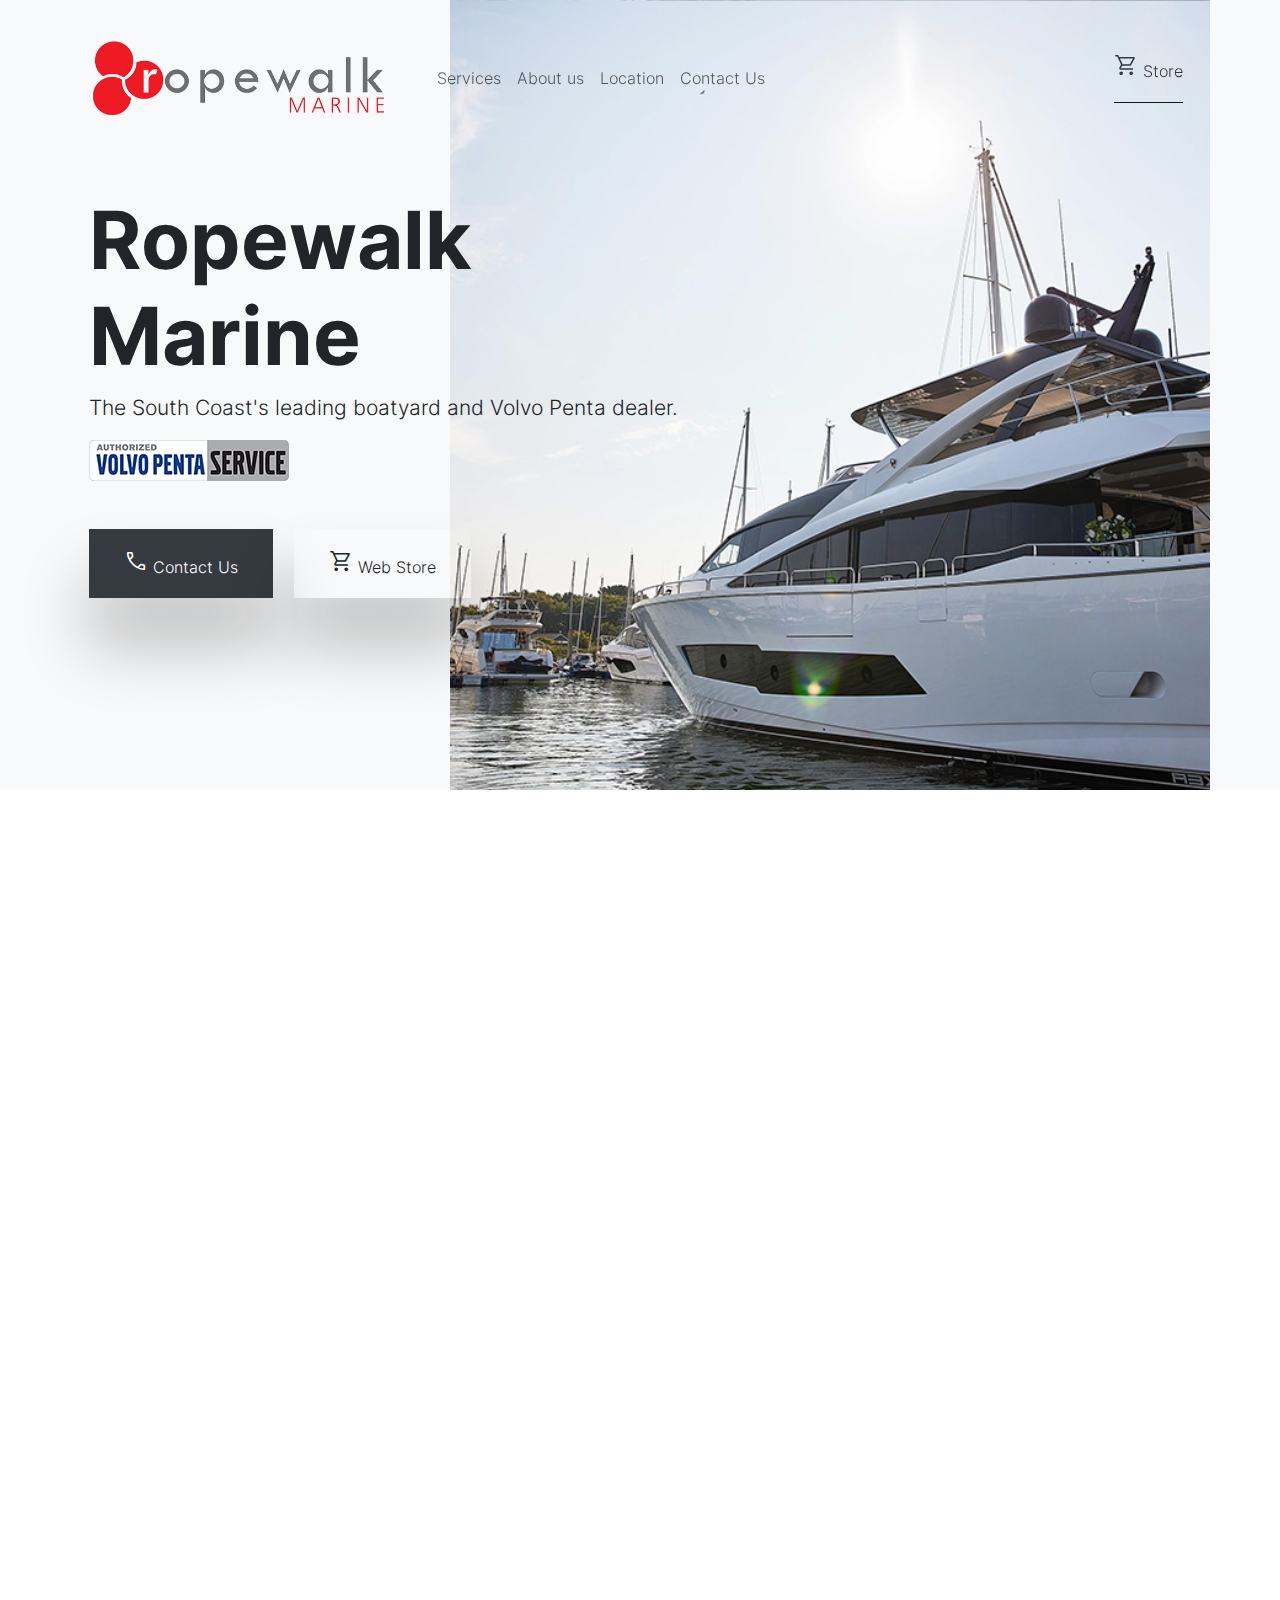
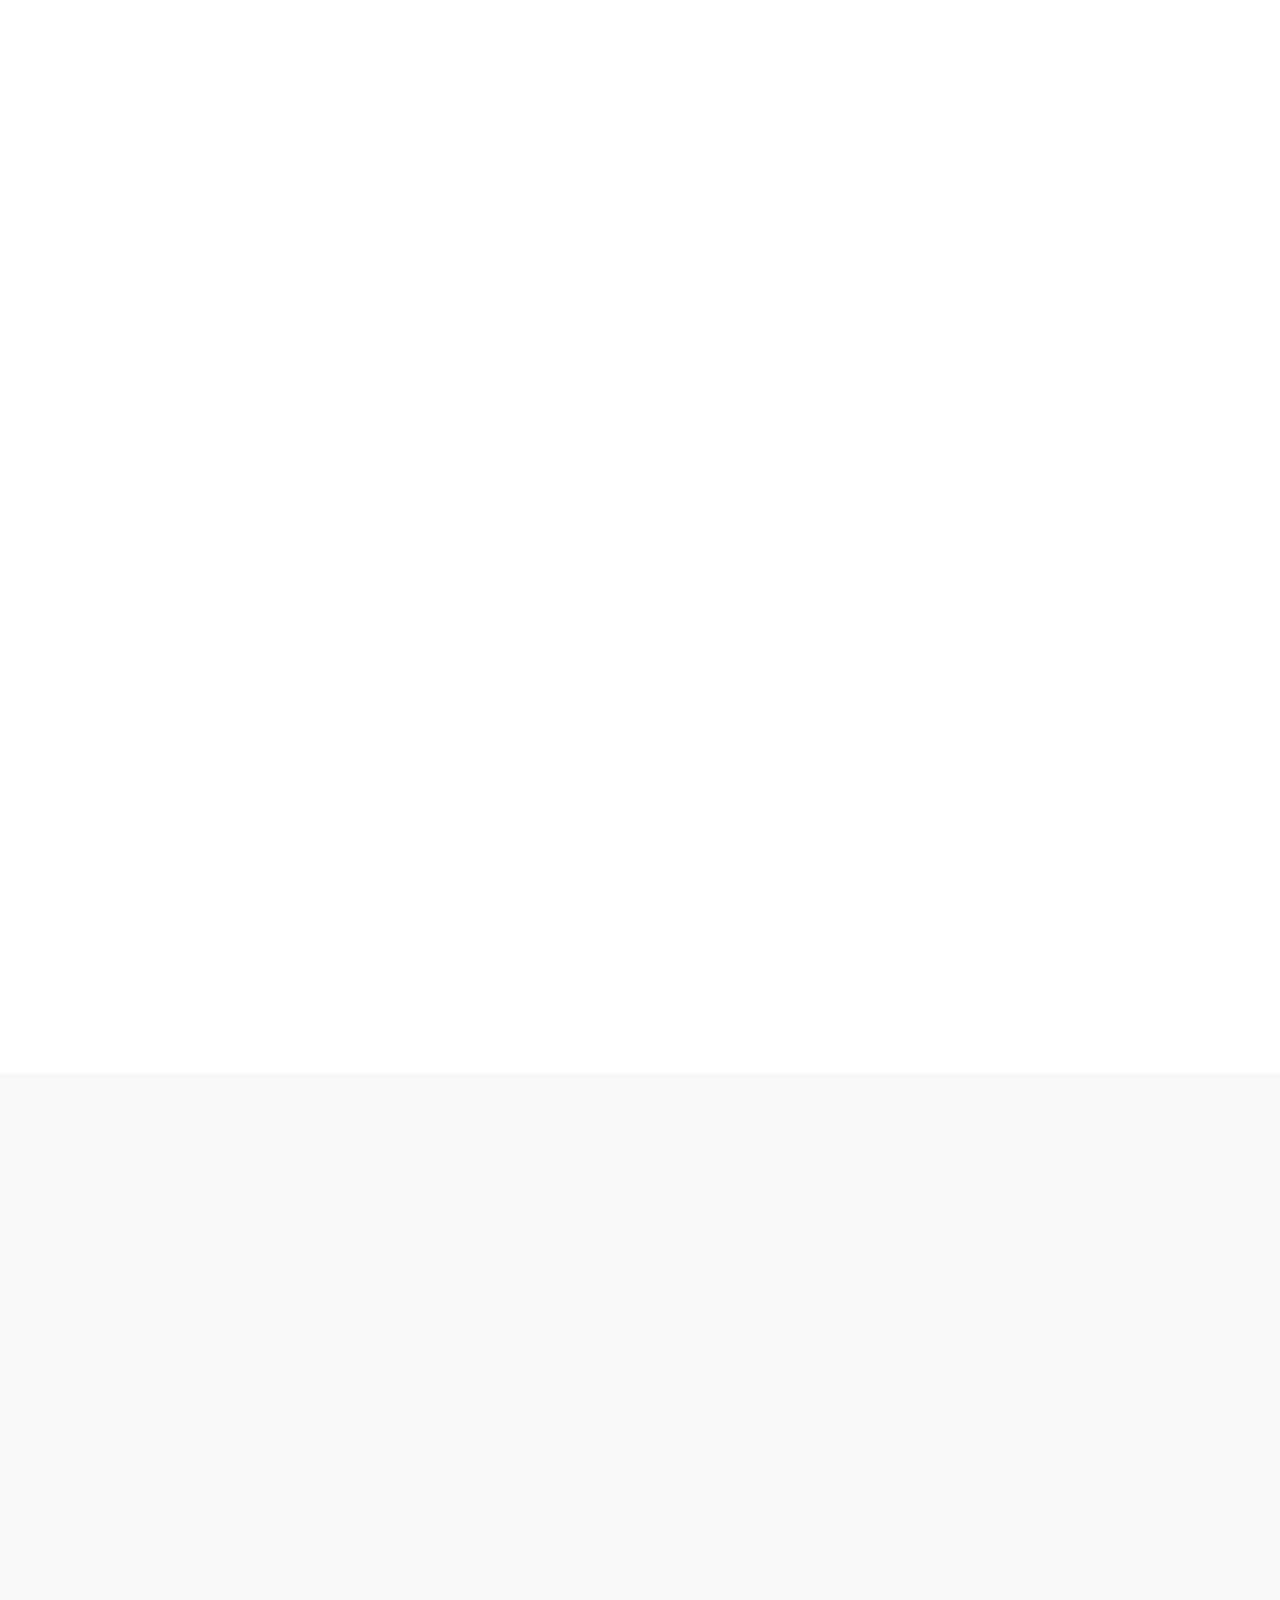
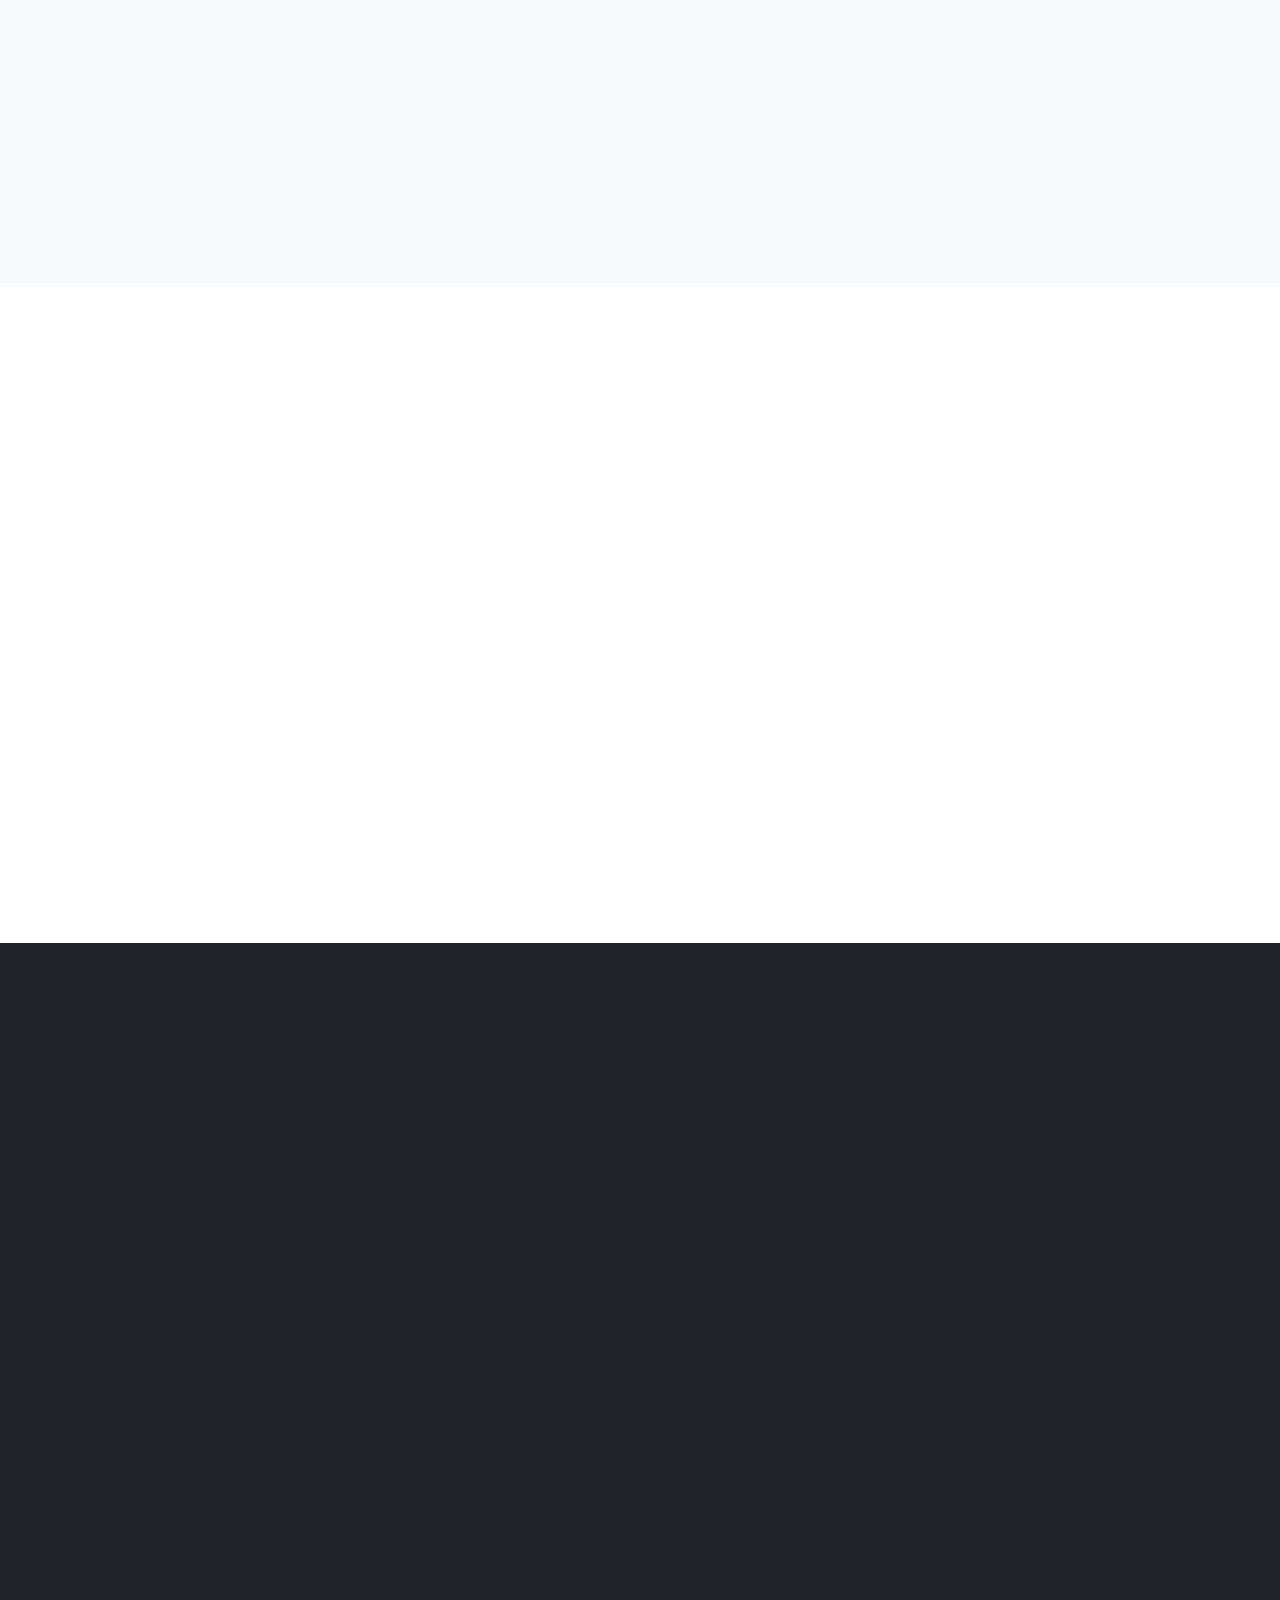
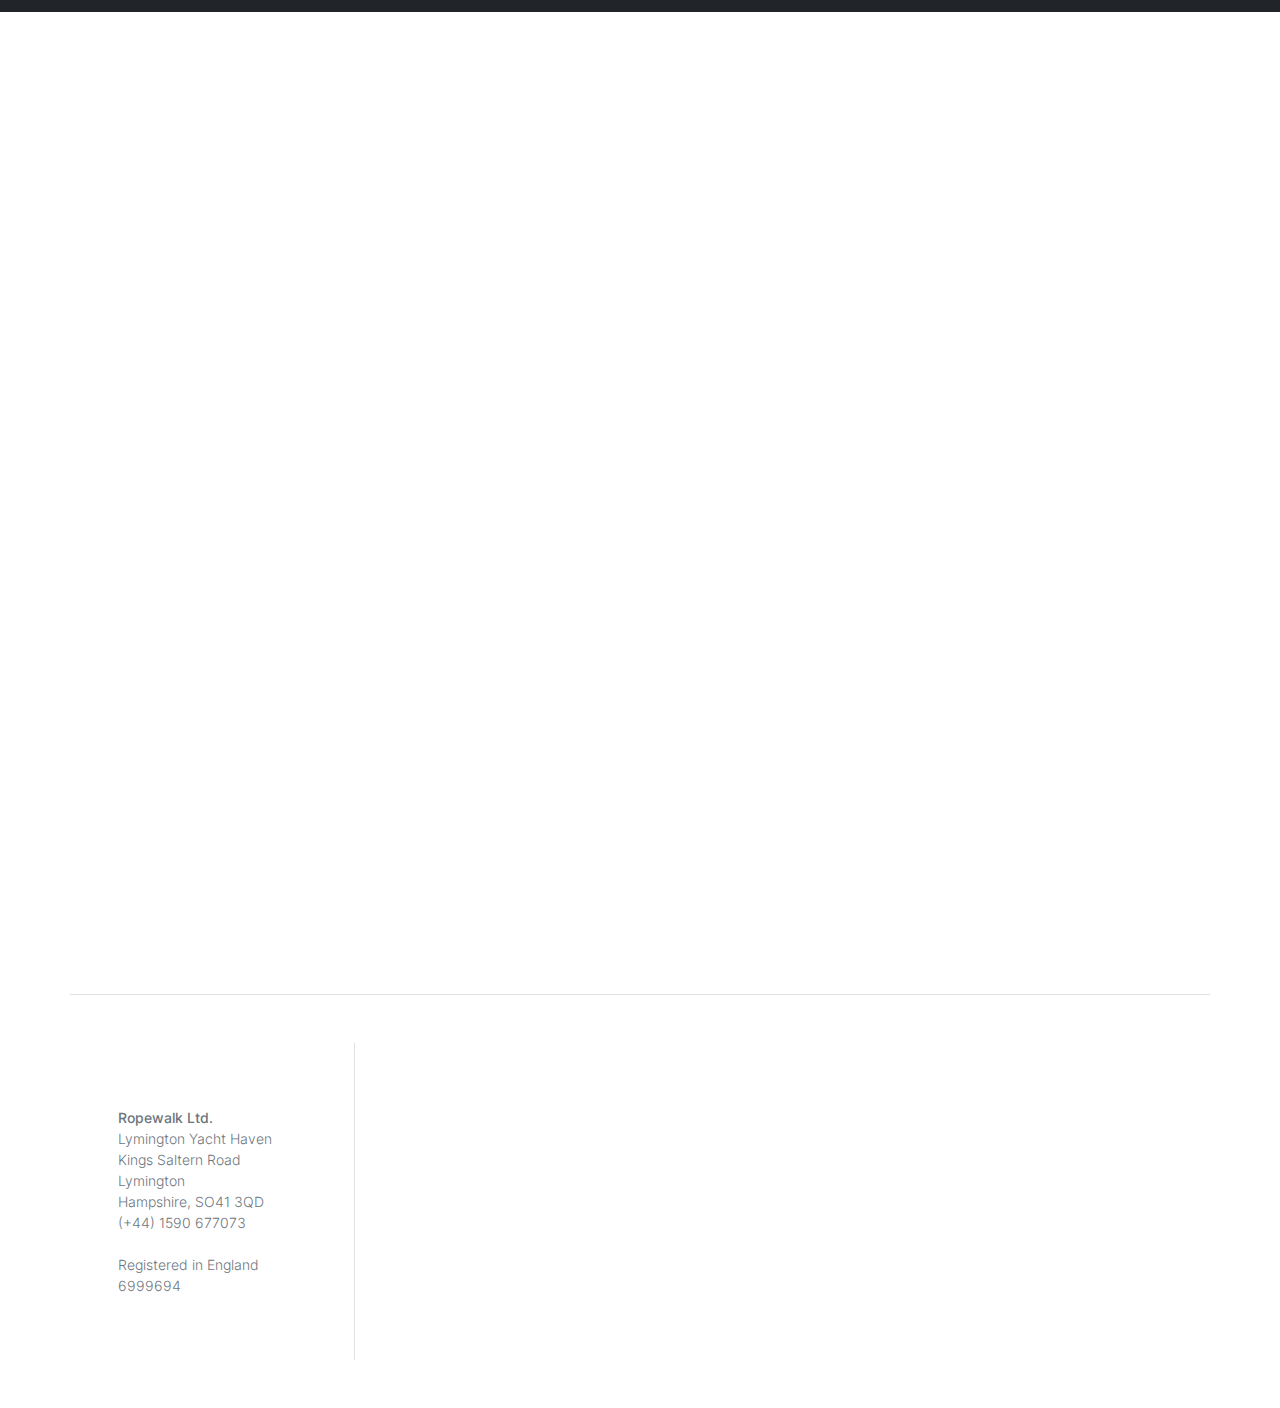
<file: index.html>
<!DOCTYPE html>
<html class="h-100" lang="en">
  <head>
    <meta charset="utf-8" />
    <meta
      name="viewport"
      content="width=device-width,initial-scale=1,shrink-to-fit=no"
    />
    <meta
      name="description"
      content="Based in the UK, we're the south coast's leading Volvo Penta supplier."
    />
    <link
      rel="apple-touch-icon"
      sizes="180x180"
      href="img/apple-touch-icon.png"
    />
    <link
      rel="icon"
      type="image/png"
      sizes="32x32"
      href="img/favicon-32x32.png"
    />
    <link
      rel="icon"
      type="image/png"
      sizes="16x16"
      href="img/favicon-16x16.png"
    />
    <link rel="icon" type="image/png" sizes="96x96" href="img/favicon.png" />
    <link rel="stylesheet" href="https://fonts.googleapis.com/css2?family=Material+Symbols+Outlined:opsz,wght,FILL,GRAD@20..48,100..700,0..1,-50..200" />    
    <meta name="generator" content="Eleventy v2.0.0" />
    <meta name="HandheldFriendly" content="true" />
    <title>Ropewalk Marine</title>
    <link rel="stylesheet" href="css/theme.min.css" />
    <style>
      /* inter-300 - latin */
      @font-face {
        font-family: "Inter";
        font-style: normal;
        font-weight: 300;
        font-display: swap;
        src: local(""), url("./fonts/inter-v12-latin-300.woff2") format("woff2"),
          /* Chrome 26+, Opera 23+, Firefox 39+ */
            url("./fonts/inter-v12-latin-300.woff") format("woff"); /* Chrome 6+, Firefox 3.6+, IE 9+, Safari 5.1+ */
      }

      @font-face {
        font-family: "Inter";
        font-style: normal;
        font-weight: 500;
        font-display: swap;
        src: local(""), url("./fonts/inter-v12-latin-500.woff2") format("woff2"),
          /* Chrome 26+, Opera 23+, Firefox 39+ */
            url("./fonts/inter-v12-latin-500.woff") format("woff"); /* Chrome 6+, Firefox 3.6+, IE 9+, Safari 5.1+ */
      }
      @font-face {
        font-family: "Inter";
        font-style: normal;
        font-weight: 700;
        font-display: swap;
        src: local(""), url("./fonts/inter-v12-latin-700.woff2") format("woff2"),
          /* Chrome 26+, Opera 23+, Firefox 39+ */
            url("./fonts/inter-v12-latin-700.woff") format("woff"); /* Chrome 6+, Firefox 3.6+, IE 9+, Safari 5.1+ */
      }
      .material-symbols-outlined {
        font-variation-settings:
        'FILL' 0,
        'wght' 400,
        'GRAD' 0,
        'opsz' 48
      }

      .volvo{
        margin-right: 20px;
        content: url("img/img-volvo.png");
      }


      .volvo-bg{        
        background-repeat: no-repeat;
        background-position: 50% 50%;        
      } 

      .volvo-bg-marine-repair{
        background-image: url("img/img-service-works.jpg");    
        height: 400px;      
      } 

      .volvo-bg-engine-sales{
        background-image: url("img/img-engine-sales.png");    
        height: 400px;   
      }

      .volvo-bg-leading-stockist{
        background-image: url("img/img-leading-stockist.png");    
        height: 20rem;
      }

      .volvo-bg-oil-analysis{
        background-image: url("img/img-oil-analysis.jpg");    
        height: 20rem;
      }


    </style>
  </head>

  <body data-bs-spy="scroll" data-bs-target="#navScroll">
    <nav
      id="navScroll"
      class="navbar navbar-expand-lg navbar-light fixed-top"
      tabindex="0"
    >
      <div class="container">
        <a class="navbar-brand pe-4 fs-4" href="#home">
          <img
          src="img/logo.png"
          alt="Ropewalk Marina"
          width="300"
        />
        </a>

        <button
          class="navbar-toggler"
          type="button"
          data-bs-toggle="collapse"
          data-bs-target="#navbarSupportedContent"
          aria-controls="navbarSupportedContent"
          aria-expanded="false"
          aria-label="Toggle navigation"
        >
          <span class="navbar-toggler-icon"></span>
        </button>
        <div class="collapse navbar-collapse" id="navbarSupportedContent">
          <ul class="navbar-nav me-auto mb-2 mb-lg-0">
            <li class="nav-item">
              <a
                class="nav-link"
                href="#services"
                aria-label="Brings you to the frontpage"
              >
                Services
              </a>
            </li>
            <li class="nav-item">
              <a class="nav-link" href="#aboutus"> About us </a>
            </li>
            <li class="nav-item">
              <a class="nav-link" href="#location">Location</a>
            </li>
            <li class="nav-item">
              <a class="nav-link" href="#contactus">Contact Us</a>
            </li>
          </ul>
          <a
            href="https://www.volvopenta.com/shop/529536"
            target="_blank"
            rel="noopener"
            class="link-dark pb-1 link-fancy me-2"
          >
          <p>            
            <i class="inline-icon material-symbols-outlined">
              shopping_cart
            </i>
            Store
          </p>
          </a>
        </div>

      </div>
    </nav>

    <main>
      <div class="w-100 overflow-hidden bg-gray-100" id="top">
        <div class="container position-relative">
          <div
            class="col-12 col-lg-8 mt-0 h-100 position-absolute top-0 end-0 bg-cover"
            data-aos="fade-left"
            style="background-image: url(img/img-home.jpg)"
          ></div>
          <div class="row">
            <div
              class="col-lg-7 py-vh-6 position-relative"
              data-aos="fade-right"
              id="home"
            >
              <h1 class="display-1 fw-bold mt-5">Ropewalk Marine</h1>
              <p class="lead">
                The South Coast's leading boatyard and Volvo Penta dealer.

              </p>
              <div class="volvo">
              </div>

              <a
                href="#contactus"
                class="btn btn-dark btn-xl shadow me-3 rounded-0 my-5"
                >
                <i class="inline-icon material-symbols-outlined">
                  call
                </i>
                Contact Us</a>

                <a
                href="https://www.volvopenta.com/shop/529536"   
                target="_blank"             
                rel="noopener"
                class="btn btn-secondary btn-xl shadow me-3 rounded-0 my-5"
                >
                <i class="inline-icon material-symbols-outlined">
                  shopping_cart
                </i>
                Web Store</a>

            </div>
        
         
          </div>
        </div>
      </div>

      <div class="py-vh-5 w-100 overflow-hidden" id="services">
        <div class="container">
          <div class="row d-flex justify-content-end">
            <div class="col-lg-8" data-aos="fade-down">
              <h2 class="display-6">
                We're a marine engineering business offering a one stop solution
                for all boat and yacht engine sales, repairs, parts and
                servicing.
              </h2>
            </div>
          </div>
          <div class="row d-flex align-items-center">
            <div
              class="col-md-6 col-lg-4"
              data-aos="fade-up"
              data-aos-delay="200"
            >   
              <h3 class="py-5 border-top border-dark">Marine Repairs</h3>   
                <p>
                  We specialise in service, diagnostics, repairs and overhaul of marine diesels, transmissions and generators.
                </p>
                <div class="volvo-bg volvo-bg-marine-repair rounded-5"></div>
            </div>

            <div
              class="col-md-6 col-lg-4 py-vh-4 pb-0"
              data-aos="fade-up"
              data-aos-delay="400"
            >             
              <h3 class="py-5 border-top border-dark">New Engine sales</h3>
              <p>
                We are an Authorized Volvo Penta Service Dealer specialising in the installation of marine diesels. We hold stock of Volvo Penta engines for the repower of yachts and also specialise in larger repower projects for vessels powered with less than 1000 HP.
              </p>
              <div class="volvo-bg volvo-bg-engine-sales rounded-5"></div>
            </div>
            <div
              class="col-md-6 col-lg-4 py-vh-6 pb-0"
              data-aos="fade-up"
              data-aos-delay="600"
            >            
              <h3 class="py-5 border-top border-dark">Leading Stockist.</h3>
              <p>
                Based on the Western Solent, we hold extensive stock of Volvo Penta Service and Maintenance Spares and also service spares for Yanmar, Beta and other brands. 
                <br><br>
                We also hold what is likely to be the broadest range of anodes on the Western Solent, together with an extensive stock of bronze skin fittings, seacocks and associated fittings. 
                <br><br>
                We stock just over 100,000 items in our stores, across 3900 product lines………………..That is a lot of parts! 
                
                What is more, if we don’t have what you need today we can generally obtain it for tomorrow!
              </p>
              <div class="volvo-bg volvo-bg-leading-stockist rounded-5"></div>
            </div>

            <div
            class="col-md-6 col-lg-4 py-vh-6 pb-0"
            data-aos="fade-up"
            data-aos-delay="800"
          >          
            <h3 class="py-5 border-top border-dark">Fuel Treatment.</h3>
            <p>
              Specialists in the treatment of contaminated fuel, we can assist with even the most extreme problems with dirty marine diesel tanks.
            </p>
          </div>

          <div
          class="col-md-6 col-lg-4 py-vh-6 pb-0"
          data-aos="fade-left"
          data-aos-delay="1000"
        >         
      
          <div class="volvo-bg volvo-bg-oil-analysis rounded-5"></div>
        </div>

          </div>
        </div>
      </div>

      <div class="py-vh-4 bg-gray-100 w-100 overflow-hidden" id="aboutus">
        <div class="container">
          <div class="row d-flex justify-content-between align-items-center">
            <div class="col-lg-6">
              <div class="row gx-5 d-flex">
                <div class="col-md-11">
                  <div
                    class="shadow ratio ratio-16x9 rounded bg-cover bp-center align-self-end"
                    data-aos="fade-right"
                    style="
                      background-image: url(img/img-services-ropewalk1.jpg);
                      --bs-aspect-ratio: 50%;
                    "
                  ></div>
                </div>
                <div class="col-md-5 offset-md-1">
                  <div
                    class="shadow ratio ratio-1x1 rounded bg-cover mt-5 bp-center float-end"
                    data-aos="fade-up"
                    style="
                      background-image: url(img/img-services-ropewalk2.jpg);
                    "
                  ></div>
                </div>
                <div class="col-md-6">
                  <div
                    class="col-12 shadow ratio rounded bg-cover mt-5 bp-center"
                    data-aos="fade-left"
                    style="
                      background-image: url(img/img-services-inspection.jpg);
                      --bs-aspect-ratio: 150%;
                    "
                  ></div>
                </div>
              </div>
            </div>
            <div class="col-lg-4">
              <h3 class="py-5 border-top border-dark" data-aos="fade-left">
                We've been working with Volvo Penta for over 40 years.
              </h3>
              <p data-aos="fade-left" data-aos-delay="200">
                Our engineers have the best knowledge and technical capabilities when it comes to Volvo Penta Products and Services. Our engineers regularly attend refresher courses directly with Volvo Penta and are introduced to new products, providing you with confidence to trust us with you what is likely to be your pride and joy.
              </p>
            </div>
          </div>
        </div>
      </div>
      <div class="py-vh-5 w-100 overflow-hidden" id="numbers">
        <div class="container">
          <div class="row d-flex justify-content-between align-items-center">
            <div class="col-lg-5">              
                <div
                  class="col-12 shadow ratio rounded bg-cover bp-center"
                  data-aos="fade-left"
                  style="
                    background-image: url(img/img-services-volvopenta.jpg);
                    --bs-aspect-ratio: 50%;
                  "
                ></div>                         
            </div>
            <div class="col-lg-6">
              <div class="row">                
                <div class="col-lg-12 row d-flex justify-content-center text-center" data-aos="fade-up">
                  <div class="display-1 fw-bold py-4">Shop Online</div>
                  <p style="text-align:left">
                  Online Sales are great but we also like to speak to our customers.
                  We can verify that what you are buying is correct for the application.
                  It is not uncommon for us to hold parts which are not shown as “Out of Stock” in our Online Shop.
                  We can often expedite urgent orders…..Please call us!….. We love to talk!
                  </p>
                  <div class="col-12">
                  <a
                  href="https://www.volvopenta.com/shop/529536"
                  target="_blank"             
                  rel="noopener"
                  class="btn btn-primary btn-xl shadow me-3 rounded-0 my-5"
                  >Visit Web Store</a>
                  </div>
                </div>
              </div>
            </div>
          </div>
        </div>
      </div> 
      <div
        class="py-vh-6 bg-gray-900 text-light w-100 overflow-hidden"
        id="contactus"
      >
        <div class="container">
          <div class="row d-flex justify-content-center">
            <div class="row d-flex justify-content-center text-center">
              <div class="col-lg-8 text-center" data-aos="fade">
                <p class="text-secondary lead">Email</p>
                <h2 class="display-6 mb-5"><a href="mailTo:mail@ropewalkmarine.com">mail@ropewalkmarine.com</a></h2>
              </div>

              <div class="col-lg-8 text-center" data-aos="fade">
                <p class="text-secondary lead">Phone</p>
                <h2 class="display-6 mb-5">01590 677073</h2>
              </div>
              <div class="col-12">
                <a
                  href="tel:01590677073"
                  class="btn btn-danger btn-xl shadow me-3 mt-4"
                  data-aos="fade-down"
                  >
                  <i class="inline-icon material-symbols-outlined">
                    call
                  </i>
                  Call</a
                >
              </div>
            </div>
          </div>
        </div>
      </div>

      <div
        class="container py-vh-3 border-top"
        data-aos="fade"
        data-aos-delay="200"
        id="location"
      >
        <div class="row d-flex justify-content-center">
          <div class="col-12 col-lg-8 text-center">
            <h3 class="fs-2 fw-light">Location</h3>
          </div>
          <div class="col-12 col-lg-10 text-center">
            <div class="row">
              <div class="grouped-inputs border bg-light p-2">
                <div class="row">
                  <div class="col">
                    <form class="form-floating">
                      <iframe
                        title="ropewalk location"
                        src="https://www.google.com/maps/embed?pb=!1m18!1m12!1m3!1d2524.346310019954!2d-1.533456684044958!3d50.75061197951786!2m3!1f0!2f0!3f0!3m2!1i1024!2i768!4f13.1!3m3!1m2!1s0x4873812a9ea71e0b%3A0x97f359bb8c671ea4!2sRopewalk%20Marine!5e0!3m2!1sen!2suk!4v1665232573088!5m2!1sen!2suk"
                        width="100%"
                        height="450"
                        style="border: 0"
                        allowfullscreen="true"
                        loading="lazy"
                        referrerpolicy="no-referrer-when-downgrade"
                      ></iframe>
                    </form>
                  </div>
                </div>
              </div>
            </div>
          </div>
        </div>
      </div>

     

      <div class="small py-vh-3 w-100 overflow-hidden">
        <div class="container">
          <div class="row">
            <div class="col-md-6 col-lg-4 border-end" data-aos="fade-up">
              <div class="d-flex">
                <div class="col-md-3 flex-fill pt-3 pe-3 pe-md-0">
                  <svg
                    xmlns="http://www.w3.org/2000/svg"
                    width="75"
                    height="75"
                    fill="currentColor"
                    class="bi bi-box-seam"
                    viewbox="0 0 16 16"
                  >
                    <path
                      d="M8.186 1.113a.5.5 0 0 0-.372 0L1.846 3.5l2.404.961L10.404 2l-2.218-.887zm3.564 1.426L5.596 5 8 5.961 14.154 3.5l-2.404-.961zm3.25 1.7-6.5 2.6v7.922l6.5-2.6V4.24zM7.5 14.762V6.838L1 4.239v7.923l6.5 2.6zM7.443.184a1.5 1.5 0 0 1 1.114 0l7.129 2.852A.5.5 0 0 1 16 3.5v8.662a1 1 0 0 1-.629.928l-7.185 2.874a.5.5 0 0 1-.372 0L.63 13.09a1 1 0 0 1-.63-.928V3.5a.5.5 0 0 1 .314-.464L7.443.184z"
                    />
                  </svg>
                </div>
                <div class="col-md-9 flex-fill">
                  <h3 class="h5 my-2">Delivery Service</h3>
                  <p>
                    We're a parts specialist and can arrange delivery to you.
                  </p>
                </div>
              </div>
            </div>
            <div
              class="col-md-6 col-lg-4 border-end"
              data-aos="fade-up"
              data-aos-delay="200"
            >
              <div class="d-flex">
                <div class="col-md-3 flex-fill pt-3 pt-3 pe-3 pe-md-0">
                  <svg
                    xmlns="http://www.w3.org/2000/svg"
                    width="75"
                    height="75"
                    fill="currentColor"
                    class="bi bi-card-checklist"
                    viewbox="0 0 16 16"
                  >
                    <path
                      d="M14.5 3a.5.5 0 0 1 .5.5v9a.5.5 0 0 1-.5.5h-13a.5.5 0 0 1-.5-.5v-9a.5.5 0 0 1 .5-.5h13zm-13-1A1.5 1.5 0 0 0 0 3.5v9A1.5 1.5 0 0 0 1.5 14h13a1.5 1.5 0 0 0 1.5-1.5v-9A1.5 1.5 0 0 0 14.5 2h-13z"
                    />
                    <path
                      d="M7 5.5a.5.5 0 0 1 .5-.5h5a.5.5 0 0 1 0 1h-5a.5.5 0 0 1-.5-.5zm-1.496-.854a.5.5 0 0 1 0 .708l-1.5 1.5a.5.5 0 0 1-.708 0l-.5-.5a.5.5 0 1 1 .708-.708l.146.147 1.146-1.147a.5.5 0 0 1 .708 0zM7 9.5a.5.5 0 0 1 .5-.5h5a.5.5 0 0 1 0 1h-5a.5.5 0 0 1-.5-.5zm-1.496-.854a.5.5 0 0 1 0 .708l-1.5 1.5a.5.5 0 0 1-.708 0l-.5-.5a.5.5 0 0 1 .708-.708l.146.147 1.146-1.147a.5.5 0 0 1 .708 0z"
                    />
                  </svg>
                </div>
                <div class="col-md-9 flex-fill">
                  <h3 class="h5 my-2">Independently Checked</h3>
                  <p>As Volvo Penta Service Dealers we maintain the expected Dealer Standards set by Volvo Penta. <br/>This includes holding sufficient stock, maintaining training on new products and regular fresher training for our Technicians, ensuring that our Customers receive the best available service.</p>
                </div>
              </div>
            </div>

            <div
              class="col-md-6 col-lg-4"
              data-aos="fade-up"
              data-aos-delay="400"
            >
              <div class="d-flex">
                <div class="col-md-3 flex-fill pt-3 pt-3 pe-3 pe-md-0">                  
                  <img alt="action service" src="img/img-action-service.png"/>
                </div>
                <div class="col-md-9 flex-fill">
                  <h3 class="h5 my-2">Customer Support</h3>
                  <p>During business hours we are always here to assist. Volvo Penta Action Service may be contacted 24 hours 7 days a week.</p>
                </div>
              </div>
            </div>
          </div>
        </div>
      </div>
    </main>

    <footer>
      <div class="container small border-top">
        <div class="row py-5 d-flex justify-content-between">
          <div class="col-12 col-lg-6 col-xl-3 border-end p-5">
            <address class="text-secondary mt-3">
              <strong>Ropewalk Ltd.</strong><br />
              Lymington Yacht Haven<br />
              Kings Saltern Road<br />
              Lymington<br />
              Hampshire, SO41 3QD<br />
              (+44) 1590 677073<br /><br/>
              Registered in England 6999694
            </address>
          </div>
        </div>
      </div>
    </footer>

    <script src="js/bootstrap.bundle.min.js"></script>
    <script src="js/aos.js"></script>
    <script>
      AOS.init({
        duration: 800, // values from 0 to 3000, with step 50ms
      });
    </script>

    <script>
      let scrollpos = window.scrollY;
      const header = document.querySelector(".navbar");
      const header_height = header.offsetHeight;

      const add_class_on_scroll = () =>
        header.classList.add("scrolled", "shadow-sm");
      const remove_class_on_scroll = () =>
        header.classList.remove("scrolled", "shadow-sm");

      window.addEventListener("scroll", function () {
        scrollpos = window.scrollY;

        if (scrollpos >= header_height) {
          add_class_on_scroll();
        } else {
          remove_class_on_scroll();
        }

        console.log(scrollpos);
      });
    </script>
  </body>
</html>
</file>
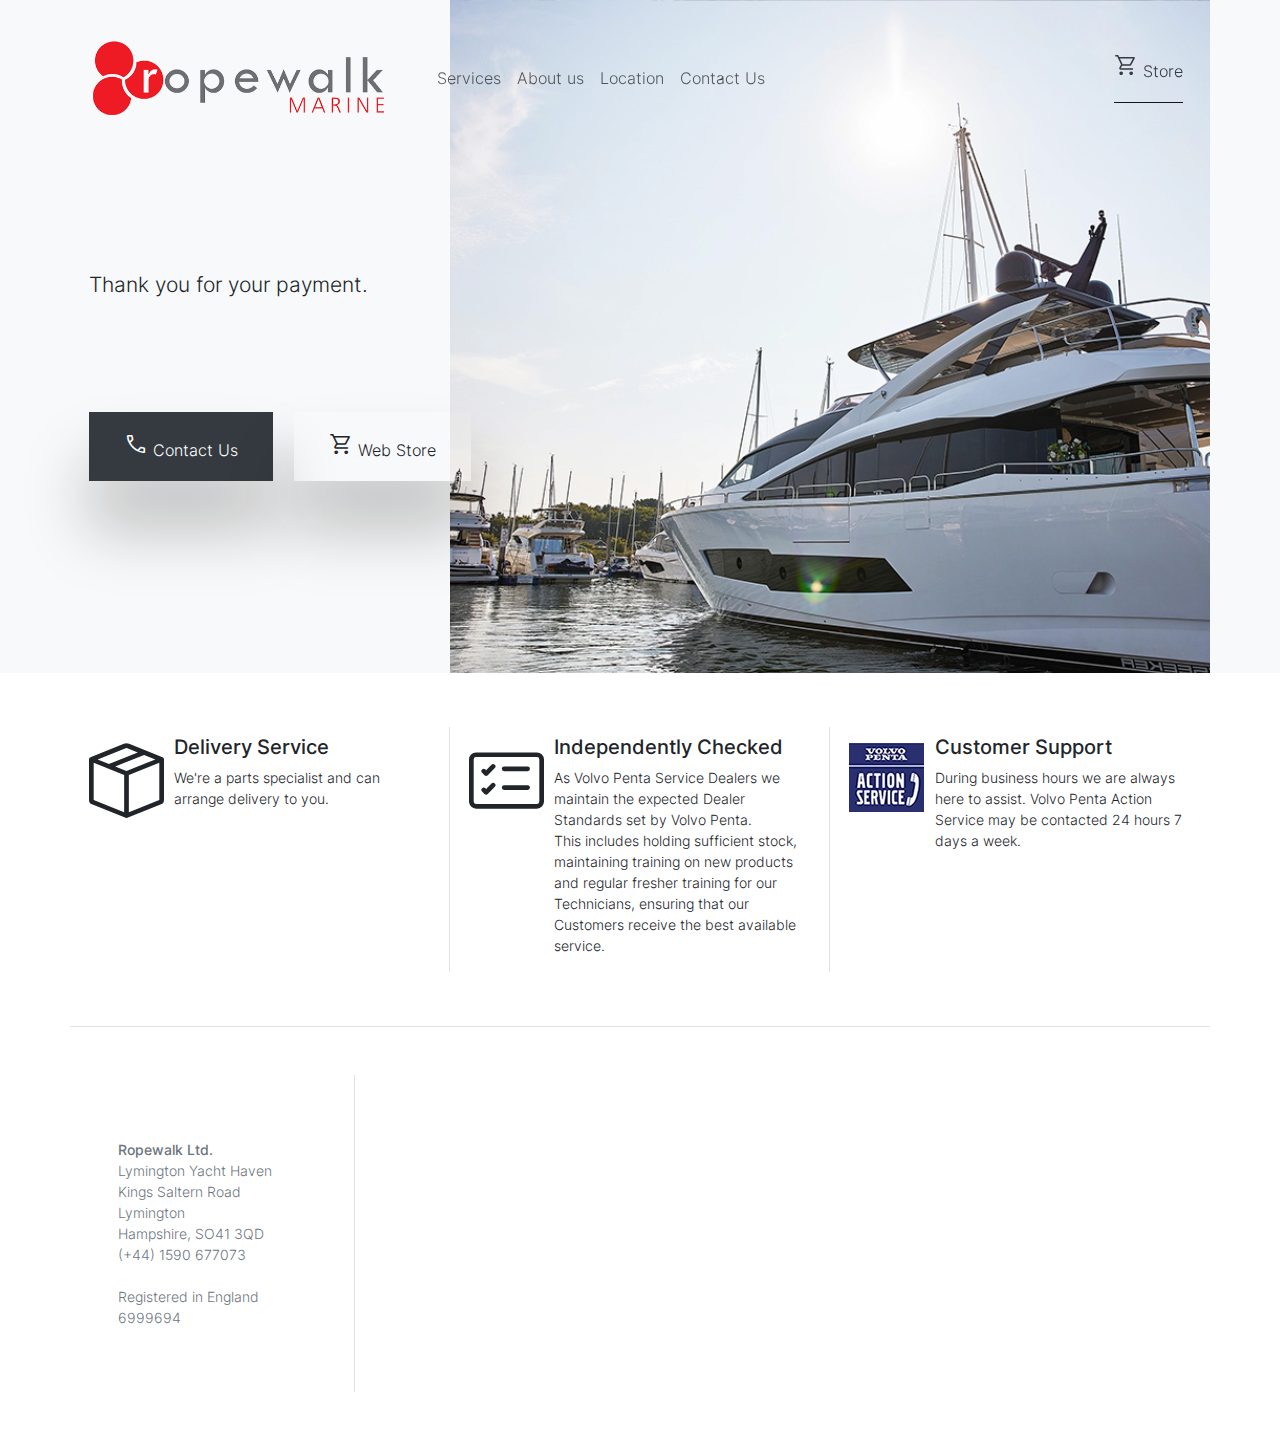
<file: payment-successful.html>
<!DOCTYPE html>
<html class="h-100" lang="en">
  <head>
    <meta charset="utf-8" />
    <meta
      name="viewport"
      content="width=device-width,initial-scale=1,shrink-to-fit=no"
    />
    <meta
      name="description"
      content="Based in the UK, we're the south coast's leading Volvo Penta supplier."
    />
    <link
      rel="apple-touch-icon"
      sizes="180x180"
      href="img/apple-touch-icon.png"
    />
    <link
      rel="icon"
      type="image/png"
      sizes="32x32"
      href="img/favicon-32x32.png"
    />
    <link
      rel="icon"
      type="image/png"
      sizes="16x16"
      href="img/favicon-16x16.png"
    />
    <link rel="icon" type="image/png" sizes="96x96" href="img/favicon.png" />
    <link rel="stylesheet" href="https://fonts.googleapis.com/css2?family=Material+Symbols+Outlined:opsz,wght,FILL,GRAD@20..48,100..700,0..1,-50..200" />    
    <meta name="generator" content="Eleventy v2.0.0" />
    <meta name="HandheldFriendly" content="true" />
    <title>Ropewalk Marine</title>
    <link rel="stylesheet" href="css/theme.min.css" />
    <style>
      /* inter-300 - latin */
      @font-face {
        font-family: "Inter";
        font-style: normal;
        font-weight: 300;
        font-display: swap;
        src: local(""), url("./fonts/inter-v12-latin-300.woff2") format("woff2"),
          /* Chrome 26+, Opera 23+, Firefox 39+ */
            url("./fonts/inter-v12-latin-300.woff") format("woff"); /* Chrome 6+, Firefox 3.6+, IE 9+, Safari 5.1+ */
      }

      @font-face {
        font-family: "Inter";
        font-style: normal;
        font-weight: 500;
        font-display: swap;
        src: local(""), url("./fonts/inter-v12-latin-500.woff2") format("woff2"),
          /* Chrome 26+, Opera 23+, Firefox 39+ */
            url("./fonts/inter-v12-latin-500.woff") format("woff"); /* Chrome 6+, Firefox 3.6+, IE 9+, Safari 5.1+ */
      }
      @font-face {
        font-family: "Inter";
        font-style: normal;
        font-weight: 700;
        font-display: swap;
        src: local(""), url("./fonts/inter-v12-latin-700.woff2") format("woff2"),
          /* Chrome 26+, Opera 23+, Firefox 39+ */
            url("./fonts/inter-v12-latin-700.woff") format("woff"); /* Chrome 6+, Firefox 3.6+, IE 9+, Safari 5.1+ */
      }
      .material-symbols-outlined {
        font-variation-settings:
        'FILL' 0,
        'wght' 400,
        'GRAD' 0,
        'opsz' 48
      }

      .volvo{
        margin-right: 20px;
        content: url("img/img-volvo.png");
      }


      .volvo-bg{        
        background-repeat: no-repeat;
        background-position: 50% 50%;        
      } 

      .volvo-bg-marine-repair{
        background-image: url("img/img-service-works.jpg");    
        height: 400px;      
      } 

      .volvo-bg-engine-sales{
        background-image: url("img/img-engine-sales.png");    
        height: 400px;   
      }

      .volvo-bg-leading-stockist{
        background-image: url("img/img-leading-stockist.png");    
        height: 20rem;
      }

      .volvo-bg-oil-analysis{
        background-image: url("img/img-oil-analysis.jpg");    
        height: 20rem;
      }


    </style>
  </head>

  <body data-bs-spy="scroll" data-bs-target="#navScroll">
    <nav
      id="navScroll"
      class="navbar navbar-expand-lg navbar-light fixed-top"
      tabindex="0"
    >
      <div class="container">
        <a class="navbar-brand pe-4 fs-4" href="index.html#home">
          <img
          src="img/logo.png"
          alt="Ropewalk Marina"
          width="300"
        />
        </a>

        <button
          class="navbar-toggler"
          type="button"
          data-bs-toggle="collapse"
          data-bs-target="#navbarSupportedContent"
          aria-controls="navbarSupportedContent"
          aria-expanded="false"
          aria-label="Toggle navigation"
        >
          <span class="navbar-toggler-icon"></span>
        </button>
        <div class="collapse navbar-collapse" id="navbarSupportedContent">
          <ul class="navbar-nav me-auto mb-2 mb-lg-0">
            <li class="nav-item">
              <a
                class="nav-link"
                href="index.html#services"
                aria-label="Brings you to the frontpage"
              >
                Services
              </a>
            </li>
            <li class="nav-item">
              <a class="nav-link" href="index.html#aboutus"> About us </a>
            </li>
            <li class="nav-item">
              <a class="nav-link" href="index.html#location">Location</a>
            </li>
            <li class="nav-item">
              <a class="nav-link" href="index.html#contactus">Contact Us</a>
            </li>
          </ul>
          <a
            href="https://www.volvopenta.com/shop/529536"
            target="_blank"
            rel="noopener"
            class="link-dark pb-1 link-fancy me-2"
          >
          <p>            
            <i class="inline-icon material-symbols-outlined">
              shopping_cart
            </i>
            Store
          </p>
          </a>
        </div>

      </div>
    </nav>

    <main>
      <div class="w-100 overflow-hidden bg-gray-100" id="top">
        <div class="container position-relative">
          <div
            class="col-12 col-lg-8 mt-0 h-100 position-absolute top-0 end-0 bg-cover"
            data-aos="fade-left"
            style="background-image: url(img/img-home.jpg)"
          ></div>
          <div class="row">
            <div
              class="col-lg-7 py-vh-6 position-relative"
              data-aos="fade-right"
              id="home"
            >
              
              <p class="lead" style="margin-top: 20%;margin-bottom: 10%;">
                Thank you for your payment.
              </p>
              <a
                href="index.html#contactus"
                class="btn btn-dark btn-xl shadow me-3 rounded-0 my-5"
                >
                <i class="inline-icon material-symbols-outlined">
                  call
                </i>
                Contact Us</a>

                <a
                href="https://www.volvopenta.com/shop/529536"   
                target="_blank"             
                rel="noopener"
                class="btn btn-secondary btn-xl shadow me-3 rounded-0 my-5"
                >
                <i class="inline-icon material-symbols-outlined">
                  shopping_cart
                </i>
                Web Store</a>
            </div>
          </div>
        </div>
      </div>
      <div class="small py-vh-3 w-100 overflow-hidden">
        <div class="container">
          <div class="row">
            <div class="col-md-6 col-lg-4 border-end" data-aos="fade-up">
              <div class="d-flex">
                <div class="col-md-3 flex-fill pt-3 pe-3 pe-md-0">
                  <svg
                    xmlns="http://www.w3.org/2000/svg"
                    width="75"
                    height="75"
                    fill="currentColor"
                    class="bi bi-box-seam"
                    viewbox="0 0 16 16"
                  >
                    <path
                      d="M8.186 1.113a.5.5 0 0 0-.372 0L1.846 3.5l2.404.961L10.404 2l-2.218-.887zm3.564 1.426L5.596 5 8 5.961 14.154 3.5l-2.404-.961zm3.25 1.7-6.5 2.6v7.922l6.5-2.6V4.24zM7.5 14.762V6.838L1 4.239v7.923l6.5 2.6zM7.443.184a1.5 1.5 0 0 1 1.114 0l7.129 2.852A.5.5 0 0 1 16 3.5v8.662a1 1 0 0 1-.629.928l-7.185 2.874a.5.5 0 0 1-.372 0L.63 13.09a1 1 0 0 1-.63-.928V3.5a.5.5 0 0 1 .314-.464L7.443.184z"
                    />
                  </svg>
                </div>
                <div class="col-md-9 flex-fill">
                  <h3 class="h5 my-2">Delivery Service</h3>
                  <p>
                    We're a parts specialist and can arrange delivery to you.
                  </p>
                </div>
              </div>
            </div>
            <div
              class="col-md-6 col-lg-4 border-end"
              data-aos="fade-up"
              data-aos-delay="200"
            >
              <div class="d-flex">
                <div class="col-md-3 flex-fill pt-3 pt-3 pe-3 pe-md-0">
                  <svg
                    xmlns="http://www.w3.org/2000/svg"
                    width="75"
                    height="75"
                    fill="currentColor"
                    class="bi bi-card-checklist"
                    viewbox="0 0 16 16"
                  >
                    <path
                      d="M14.5 3a.5.5 0 0 1 .5.5v9a.5.5 0 0 1-.5.5h-13a.5.5 0 0 1-.5-.5v-9a.5.5 0 0 1 .5-.5h13zm-13-1A1.5 1.5 0 0 0 0 3.5v9A1.5 1.5 0 0 0 1.5 14h13a1.5 1.5 0 0 0 1.5-1.5v-9A1.5 1.5 0 0 0 14.5 2h-13z"
                    />
                    <path
                      d="M7 5.5a.5.5 0 0 1 .5-.5h5a.5.5 0 0 1 0 1h-5a.5.5 0 0 1-.5-.5zm-1.496-.854a.5.5 0 0 1 0 .708l-1.5 1.5a.5.5 0 0 1-.708 0l-.5-.5a.5.5 0 1 1 .708-.708l.146.147 1.146-1.147a.5.5 0 0 1 .708 0zM7 9.5a.5.5 0 0 1 .5-.5h5a.5.5 0 0 1 0 1h-5a.5.5 0 0 1-.5-.5zm-1.496-.854a.5.5 0 0 1 0 .708l-1.5 1.5a.5.5 0 0 1-.708 0l-.5-.5a.5.5 0 0 1 .708-.708l.146.147 1.146-1.147a.5.5 0 0 1 .708 0z"
                    />
                  </svg>
                </div>
                <div class="col-md-9 flex-fill">
                  <h3 class="h5 my-2">Independently Checked</h3>
                  <p>As Volvo Penta Service Dealers we maintain the expected Dealer Standards set by Volvo Penta. <br/>This includes holding sufficient stock, maintaining training on new products and regular fresher training for our Technicians, ensuring that our Customers receive the best available service.</p>
                </div>
              </div>
            </div>

            <div
              class="col-md-6 col-lg-4"
              data-aos="fade-up"
              data-aos-delay="400"
            >
              <div class="d-flex">
                <div class="col-md-3 flex-fill pt-3 pt-3 pe-3 pe-md-0">                  
                  <img alt="action service" src="img/img-action-service.png"/>
                </div>
                <div class="col-md-9 flex-fill">
                  <h3 class="h5 my-2">Customer Support</h3>
                  <p>During business hours we are always here to assist. Volvo Penta Action Service may be contacted 24 hours 7 days a week.</p>
                </div>
              </div>
            </div>
          </div>
        </div>
      </div>
    </main>

    <footer>
      <div class="container small border-top">
        <div class="row py-5 d-flex justify-content-between">
          <div class="col-12 col-lg-6 col-xl-3 border-end p-5">
            <address class="text-secondary mt-3">
              <strong>Ropewalk Ltd.</strong><br />
              Lymington Yacht Haven<br />
              Kings Saltern Road<br />
              Lymington<br />
              Hampshire, SO41 3QD<br />
              (+44) 1590 677073<br /><br/>
              Registered in England 6999694
            </address>
          </div>
        </div>
      </div>
    </footer>

    <script src="js/bootstrap.bundle.min.js"></script>
    <script src="js/aos.js"></script>
    <script>
      AOS.init({
        duration: 800, // values from 0 to 3000, with step 50ms
      });
    </script>

    <script>
      let scrollpos = window.scrollY;
      const header = document.querySelector(".navbar");
      const header_height = header.offsetHeight;

      const add_class_on_scroll = () =>
        header.classList.add("scrolled", "shadow-sm");
      const remove_class_on_scroll = () =>
        header.classList.remove("scrolled", "shadow-sm");

      window.addEventListener("scroll", function () {
        scrollpos = window.scrollY;

        if (scrollpos >= header_height) {
          add_class_on_scroll();
        } else {
          remove_class_on_scroll();
        }

        console.log(scrollpos);
      });
    </script>
  </body>
</html>
</file>
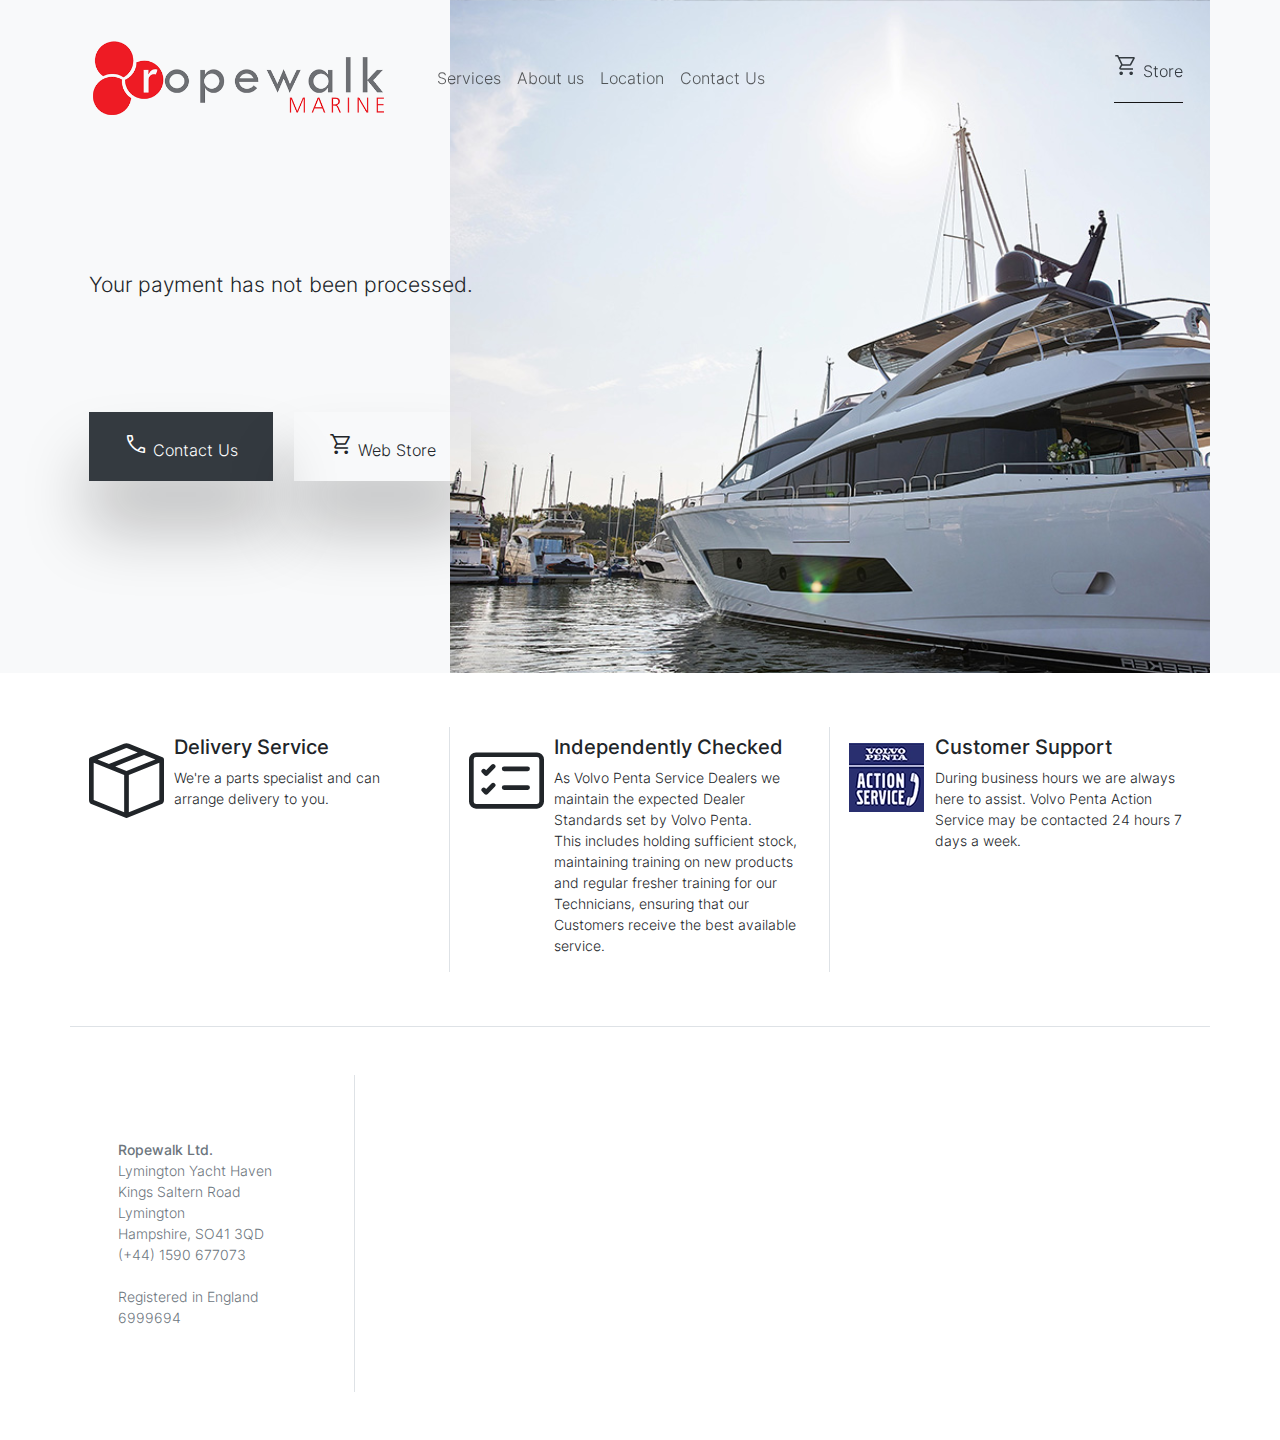
<file: payment-unsuccessful.html>
<!DOCTYPE html>
<html class="h-100" lang="en">
  <head>
    <meta charset="utf-8" />
    <meta
      name="viewport"
      content="width=device-width,initial-scale=1,shrink-to-fit=no"
    />
    <meta
      name="description"
      content="Based in the UK, we're the south coast's leading Volvo Penta supplier."
    />
    <link
      rel="apple-touch-icon"
      sizes="180x180"
      href="img/apple-touch-icon.png"
    />
    <link
      rel="icon"
      type="image/png"
      sizes="32x32"
      href="img/favicon-32x32.png"
    />
    <link
      rel="icon"
      type="image/png"
      sizes="16x16"
      href="img/favicon-16x16.png"
    />
    <link rel="icon" type="image/png" sizes="96x96" href="img/favicon.png" />
    <link rel="stylesheet" href="https://fonts.googleapis.com/css2?family=Material+Symbols+Outlined:opsz,wght,FILL,GRAD@20..48,100..700,0..1,-50..200" />    
    <meta name="generator" content="Eleventy v2.0.0" />
    <meta name="HandheldFriendly" content="true" />
    <title>Ropewalk Marine</title>
    <link rel="stylesheet" href="css/theme.min.css" />
    <style>
      /* inter-300 - latin */
      @font-face {
        font-family: "Inter";
        font-style: normal;
        font-weight: 300;
        font-display: swap;
        src: local(""), url("./fonts/inter-v12-latin-300.woff2") format("woff2"),
          /* Chrome 26+, Opera 23+, Firefox 39+ */
            url("./fonts/inter-v12-latin-300.woff") format("woff"); /* Chrome 6+, Firefox 3.6+, IE 9+, Safari 5.1+ */
      }

      @font-face {
        font-family: "Inter";
        font-style: normal;
        font-weight: 500;
        font-display: swap;
        src: local(""), url("./fonts/inter-v12-latin-500.woff2") format("woff2"),
          /* Chrome 26+, Opera 23+, Firefox 39+ */
            url("./fonts/inter-v12-latin-500.woff") format("woff"); /* Chrome 6+, Firefox 3.6+, IE 9+, Safari 5.1+ */
      }
      @font-face {
        font-family: "Inter";
        font-style: normal;
        font-weight: 700;
        font-display: swap;
        src: local(""), url("./fonts/inter-v12-latin-700.woff2") format("woff2"),
          /* Chrome 26+, Opera 23+, Firefox 39+ */
            url("./fonts/inter-v12-latin-700.woff") format("woff"); /* Chrome 6+, Firefox 3.6+, IE 9+, Safari 5.1+ */
      }
      .material-symbols-outlined {
        font-variation-settings:
        'FILL' 0,
        'wght' 400,
        'GRAD' 0,
        'opsz' 48
      }

      .volvo{
        margin-right: 20px;
        content: url("img/img-volvo.png");
      }


      .volvo-bg{        
        background-repeat: no-repeat;
        background-position: 50% 50%;        
      } 

      .volvo-bg-marine-repair{
        background-image: url("img/img-service-works.jpg");    
        height: 400px;      
      } 

      .volvo-bg-engine-sales{
        background-image: url("img/img-engine-sales.png");    
        height: 400px;   
      }

      .volvo-bg-leading-stockist{
        background-image: url("img/img-leading-stockist.png");    
        height: 20rem;
      }

      .volvo-bg-oil-analysis{
        background-image: url("img/img-oil-analysis.jpg");    
        height: 20rem;
      }


    </style>
  </head>

  <body data-bs-spy="scroll" data-bs-target="#navScroll">
    <nav
      id="navScroll"
      class="navbar navbar-expand-lg navbar-light fixed-top"
      tabindex="0"
    >
      <div class="container">
        <a class="navbar-brand pe-4 fs-4" href="index.html#home">
          <img
          src="img/logo.png"
          alt="Ropewalk Marina"
          width="300"
        />
        </a>

        <button
          class="navbar-toggler"
          type="button"
          data-bs-toggle="collapse"
          data-bs-target="#navbarSupportedContent"
          aria-controls="navbarSupportedContent"
          aria-expanded="false"
          aria-label="Toggle navigation"
        >
          <span class="navbar-toggler-icon"></span>
        </button>
        <div class="collapse navbar-collapse" id="navbarSupportedContent">
          <ul class="navbar-nav me-auto mb-2 mb-lg-0">
            <li class="nav-item">
              <a
                class="nav-link"
                href="index.html#services"
                aria-label="Brings you to the frontpage"
              >
                Services
              </a>
            </li>
            <li class="nav-item">
              <a class="nav-link" href="index.html#aboutus"> About us </a>
            </li>
            <li class="nav-item">
              <a class="nav-link" href="index.html#location">Location</a>
            </li>
            <li class="nav-item">
              <a class="nav-link" href="index.html#contactus">Contact Us</a>
            </li>
          </ul>
          <a
            href="https://www.volvopenta.com/shop/529536"
            target="_blank"
            rel="noopener"
            class="link-dark pb-1 link-fancy me-2"
          >
          <p>            
            <i class="inline-icon material-symbols-outlined">
              shopping_cart
            </i>
            Store
          </p>
          </a>
        </div>

      </div>
    </nav>

    <main>
      <div class="w-100 overflow-hidden bg-gray-100" id="top">
        <div class="container position-relative">
          <div
            class="col-12 col-lg-8 mt-0 h-100 position-absolute top-0 end-0 bg-cover"
            data-aos="fade-left"
            style="background-image: url(img/img-home.jpg)"
          ></div>
          <div class="row">
            <div
              class="col-lg-7 py-vh-6 position-relative"
              data-aos="fade-right"
              id="home"
            >
              
              <p class="lead" style="margin-top: 20%;margin-bottom: 10%;">
                Your payment has not been processed.
              </p>
              <a
                href="index.html#contactus"
                class="btn btn-dark btn-xl shadow me-3 rounded-0 my-5"
                >
                <i class="inline-icon material-symbols-outlined">
                  call
                </i>
                Contact Us</a>

                <a
                href="https://www.volvopenta.com/shop/529536"   
                target="_blank"             
                rel="noopener"
                class="btn btn-secondary btn-xl shadow me-3 rounded-0 my-5"
                >
                <i class="inline-icon material-symbols-outlined">
                  shopping_cart
                </i>
                Web Store</a>
            </div>
          </div>
        </div>
      </div>
      <div class="small py-vh-3 w-100 overflow-hidden">
        <div class="container">
          <div class="row">
            <div class="col-md-6 col-lg-4 border-end" data-aos="fade-up">
              <div class="d-flex">
                <div class="col-md-3 flex-fill pt-3 pe-3 pe-md-0">
                  <svg
                    xmlns="http://www.w3.org/2000/svg"
                    width="75"
                    height="75"
                    fill="currentColor"
                    class="bi bi-box-seam"
                    viewbox="0 0 16 16"
                  >
                    <path
                      d="M8.186 1.113a.5.5 0 0 0-.372 0L1.846 3.5l2.404.961L10.404 2l-2.218-.887zm3.564 1.426L5.596 5 8 5.961 14.154 3.5l-2.404-.961zm3.25 1.7-6.5 2.6v7.922l6.5-2.6V4.24zM7.5 14.762V6.838L1 4.239v7.923l6.5 2.6zM7.443.184a1.5 1.5 0 0 1 1.114 0l7.129 2.852A.5.5 0 0 1 16 3.5v8.662a1 1 0 0 1-.629.928l-7.185 2.874a.5.5 0 0 1-.372 0L.63 13.09a1 1 0 0 1-.63-.928V3.5a.5.5 0 0 1 .314-.464L7.443.184z"
                    />
                  </svg>
                </div>
                <div class="col-md-9 flex-fill">
                  <h3 class="h5 my-2">Delivery Service</h3>
                  <p>
                    We're a parts specialist and can arrange delivery to you.
                  </p>
                </div>
              </div>
            </div>
            <div
              class="col-md-6 col-lg-4 border-end"
              data-aos="fade-up"
              data-aos-delay="200"
            >
              <div class="d-flex">
                <div class="col-md-3 flex-fill pt-3 pt-3 pe-3 pe-md-0">
                  <svg
                    xmlns="http://www.w3.org/2000/svg"
                    width="75"
                    height="75"
                    fill="currentColor"
                    class="bi bi-card-checklist"
                    viewbox="0 0 16 16"
                  >
                    <path
                      d="M14.5 3a.5.5 0 0 1 .5.5v9a.5.5 0 0 1-.5.5h-13a.5.5 0 0 1-.5-.5v-9a.5.5 0 0 1 .5-.5h13zm-13-1A1.5 1.5 0 0 0 0 3.5v9A1.5 1.5 0 0 0 1.5 14h13a1.5 1.5 0 0 0 1.5-1.5v-9A1.5 1.5 0 0 0 14.5 2h-13z"
                    />
                    <path
                      d="M7 5.5a.5.5 0 0 1 .5-.5h5a.5.5 0 0 1 0 1h-5a.5.5 0 0 1-.5-.5zm-1.496-.854a.5.5 0 0 1 0 .708l-1.5 1.5a.5.5 0 0 1-.708 0l-.5-.5a.5.5 0 1 1 .708-.708l.146.147 1.146-1.147a.5.5 0 0 1 .708 0zM7 9.5a.5.5 0 0 1 .5-.5h5a.5.5 0 0 1 0 1h-5a.5.5 0 0 1-.5-.5zm-1.496-.854a.5.5 0 0 1 0 .708l-1.5 1.5a.5.5 0 0 1-.708 0l-.5-.5a.5.5 0 0 1 .708-.708l.146.147 1.146-1.147a.5.5 0 0 1 .708 0z"
                    />
                  </svg>
                </div>
                <div class="col-md-9 flex-fill">
                  <h3 class="h5 my-2">Independently Checked</h3>
                  <p>As Volvo Penta Service Dealers we maintain the expected Dealer Standards set by Volvo Penta. <br/>This includes holding sufficient stock, maintaining training on new products and regular fresher training for our Technicians, ensuring that our Customers receive the best available service.</p>
                </div>
              </div>
            </div>

            <div
              class="col-md-6 col-lg-4"
              data-aos="fade-up"
              data-aos-delay="400"
            >
              <div class="d-flex">
                <div class="col-md-3 flex-fill pt-3 pt-3 pe-3 pe-md-0">                  
                  <img alt="action service" src="img/img-action-service.png"/>
                </div>
                <div class="col-md-9 flex-fill">
                  <h3 class="h5 my-2">Customer Support</h3>
                  <p>During business hours we are always here to assist. Volvo Penta Action Service may be contacted 24 hours 7 days a week.</p>
                </div>
              </div>
            </div>
          </div>
        </div>
      </div>
    </main>

    <footer>
      <div class="container small border-top">
        <div class="row py-5 d-flex justify-content-between">
          <div class="col-12 col-lg-6 col-xl-3 border-end p-5">
            <address class="text-secondary mt-3">
              <strong>Ropewalk Ltd.</strong><br />
              Lymington Yacht Haven<br />
              Kings Saltern Road<br />
              Lymington<br />
              Hampshire, SO41 3QD<br />
              (+44) 1590 677073<br /><br/>
              Registered in England 6999694
            </address>
          </div>
        </div>
      </div>
    </footer>

    <script src="js/bootstrap.bundle.min.js"></script>
    <script src="js/aos.js"></script>
    <script>
      AOS.init({
        duration: 800, // values from 0 to 3000, with step 50ms
      });
    </script>

    <script>
      let scrollpos = window.scrollY;
      const header = document.querySelector(".navbar");
      const header_height = header.offsetHeight;

      const add_class_on_scroll = () =>
        header.classList.add("scrolled", "shadow-sm");
      const remove_class_on_scroll = () =>
        header.classList.remove("scrolled", "shadow-sm");

      window.addEventListener("scroll", function () {
        scrollpos = window.scrollY;

        if (scrollpos >= header_height) {
          add_class_on_scroll();
        } else {
          remove_class_on_scroll();
        }

        console.log(scrollpos);
      });
    </script>
  </body>
</html>
</file>
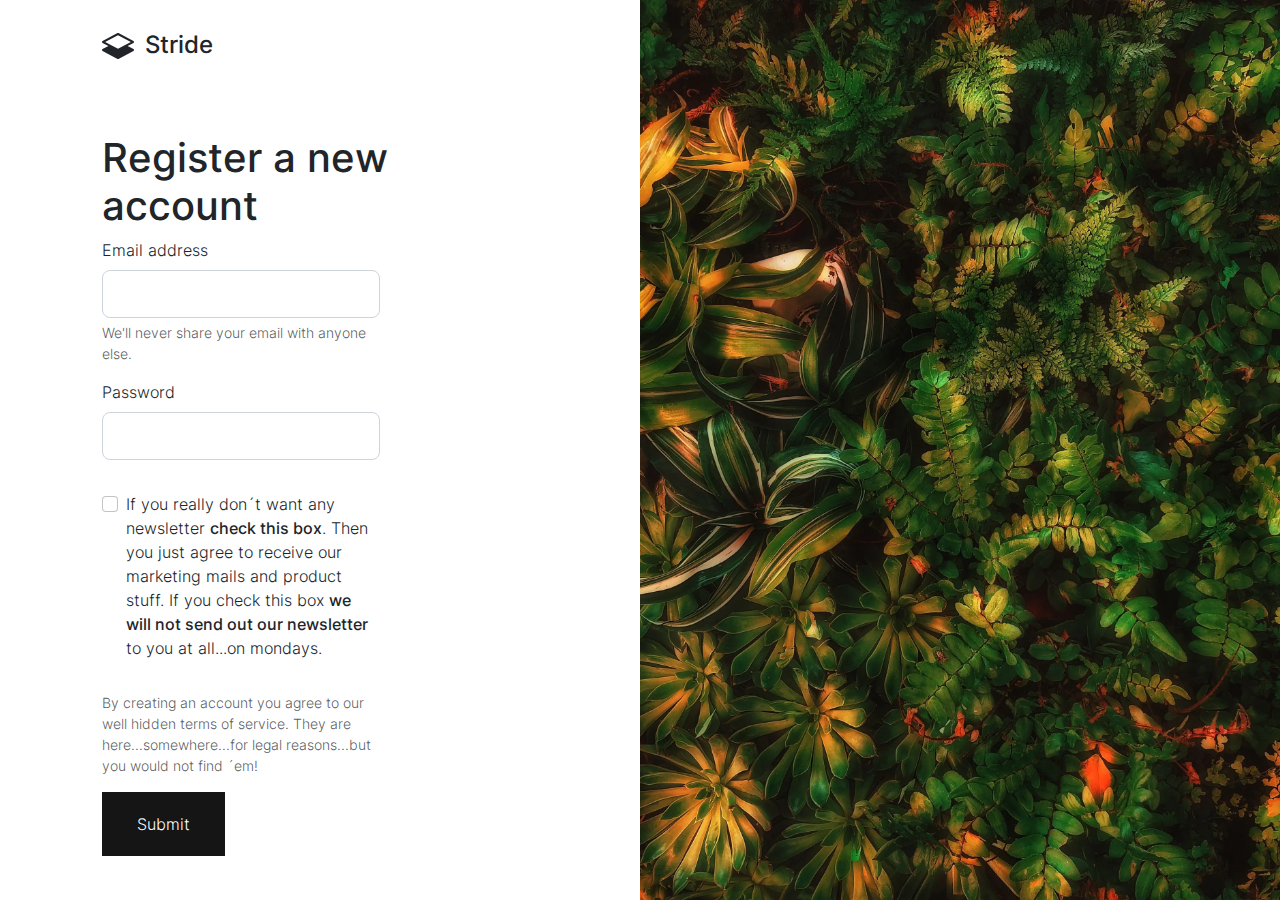
<file: register.html>
<!doctype html>
<html class="h-100" lang="en">

  <head>
      <meta charset="utf-8">
  <meta name="viewport" content="width=device-width,initial-scale=1,shrink-to-fit=no">
  <meta name="description" content="A growing collection of ready to use components for the CSS framework Bootstrap 5">
  <link rel="apple-touch-icon" sizes="180x180" href="img/apple-touch-icon.png">
  <link rel="icon" type="image/png" sizes="32x32" href="img/favicon-32x32.png">
  <link rel="icon" type="image/png" sizes="16x16" href="img/favicon-16x16.png">
  <link rel="icon" type="image/png" sizes="96x96" href="img/favicon.png">
  <meta name="author" content="Holger Koenemann">
  <meta name="generator" content="Eleventy v2.0.0">
  <meta name="HandheldFriendly" content="true">
  <title>Register a new account</title>
  <link rel="stylesheet" href="css/theme.min.css">

   <style>

/* inter-300 - latin */
@font-face {
  font-family: 'Inter';
  font-style: normal;
  font-weight: 300;
  font-display: swap;
  src: local(''),
       url('./fonts/inter-v12-latin-300.woff2') format('woff2'), /* Chrome 26+, Opera 23+, Firefox 39+ */
       url('./fonts/inter-v12-latin-300.woff') format('woff'); /* Chrome 6+, Firefox 3.6+, IE 9+, Safari 5.1+ */
}

@font-face {
  font-family: 'Inter';
  font-style: normal;
  font-weight: 500;
  font-display: swap;
  src: local(''),
       url('./fonts/inter-v12-latin-500.woff2') format('woff2'), /* Chrome 26+, Opera 23+, Firefox 39+ */
       url('./fonts/inter-v12-latin-500.woff') format('woff'); /* Chrome 6+, Firefox 3.6+, IE 9+, Safari 5.1+ */
}
@font-face {
  font-family: 'Inter';
  font-style: normal;
  font-weight: 700;
  font-display: swap;
  src: local(''),
       url('./fonts/inter-v12-latin-700.woff2') format('woff2'), /* Chrome 26+, Opera 23+, Firefox 39+ */
       url('./fonts/inter-v12-latin-700.woff') format('woff'); /* Chrome 6+, Firefox 3.6+, IE 9+, Safari 5.1+ */
}

</style>

  </head>

  <body class="d-flex h-100 w-100" data-bs-spy="scroll" data-bs-target="#navScroll">

    <div class="h-100 container-fluid">
      <div class="h-100 row d-flex align-items-stretch">
        
          <div class="col-12 col-md-7 col-lg-6 d-flex align-items-start flex-column px-vw-5">
          
            <header class="mb-auto py-vh-2 col-12">
              <a class="navbar-brand pe-4 fs-4" href="/">
  <svg xmlns="http://www.w3.org/2000/svg" width="32" height="32" fill="currentColor" class="bi bi-layers-half" viewbox="0 0 16 16">
    <path d="M8.235 1.559a.5.5 0 0 0-.47 0l-7.5 4a.5.5 0 0 0 0 .882L3.188 8 .264 9.559a.5.5 0 0 0 0 .882l7.5 4a.5.5 0 0 0 .47 0l7.5-4a.5.5 0 0 0 0-.882L12.813 8l2.922-1.559a.5.5 0 0 0 0-.882l-7.5-4zM8 9.433 1.562 6 8 2.567 14.438 6 8 9.433z"/>
  </svg>
  <span class="ms-1 fw-bolder">Stride</span>
</a>

            </header>
            <main class="mb-auto col-12">
              <h1>Register a new account</h1>
              
<form class="row">
  <div class="col-12 col-lg-10 col-xl-8">
  <div class="mb-3">
    <label for="exampleInputEmail1" class="form-label">Email address</label>
    <input type="email" class="form-control form-control-lg" id="exampleInputEmail1" aria-describedby="emailHelp">
    <div id="emailHelp" class="form-text">We'll never share your email with anyone else.</div>
  </div>
  <div class="mb-3">
    <label for="exampleInputPassword1" class="form-label">Password</label>
    <input type="password" class="form-control form-control-lg" id="exampleInputPassword1">
  </div>
  <div class="mb-3 form-check py-3">
    <input type="checkbox" class="form-check-input" id="exampleCheck1">
    <label class="form-check-label" for="exampleCheck1">If you really don´t want any newsletter <strong>check this box</strong>. Then you just agree to receive our marketing mails and product stuff. If you check this box <strong>we will not send out our newsletter</strong> to you at all...on mondays.</label>
  </div>
  <p class="small text-muted">By creating an account you agree to our well hidden terms of service. They are here...somewhere...for legal reasons...but you would not find ´em!</p>
  <button type="submit" class="btn btn-primary btn-xl">Submit</button>
</div>
</form>

            </main>
          </div>
          
            <div class="col-12 col-md-5 col-lg-6 bg-cover" style="background-image: url('./img/webp/colorful.webp');"></div>
          
        </div>

      </div></body>
    </html>
</file>
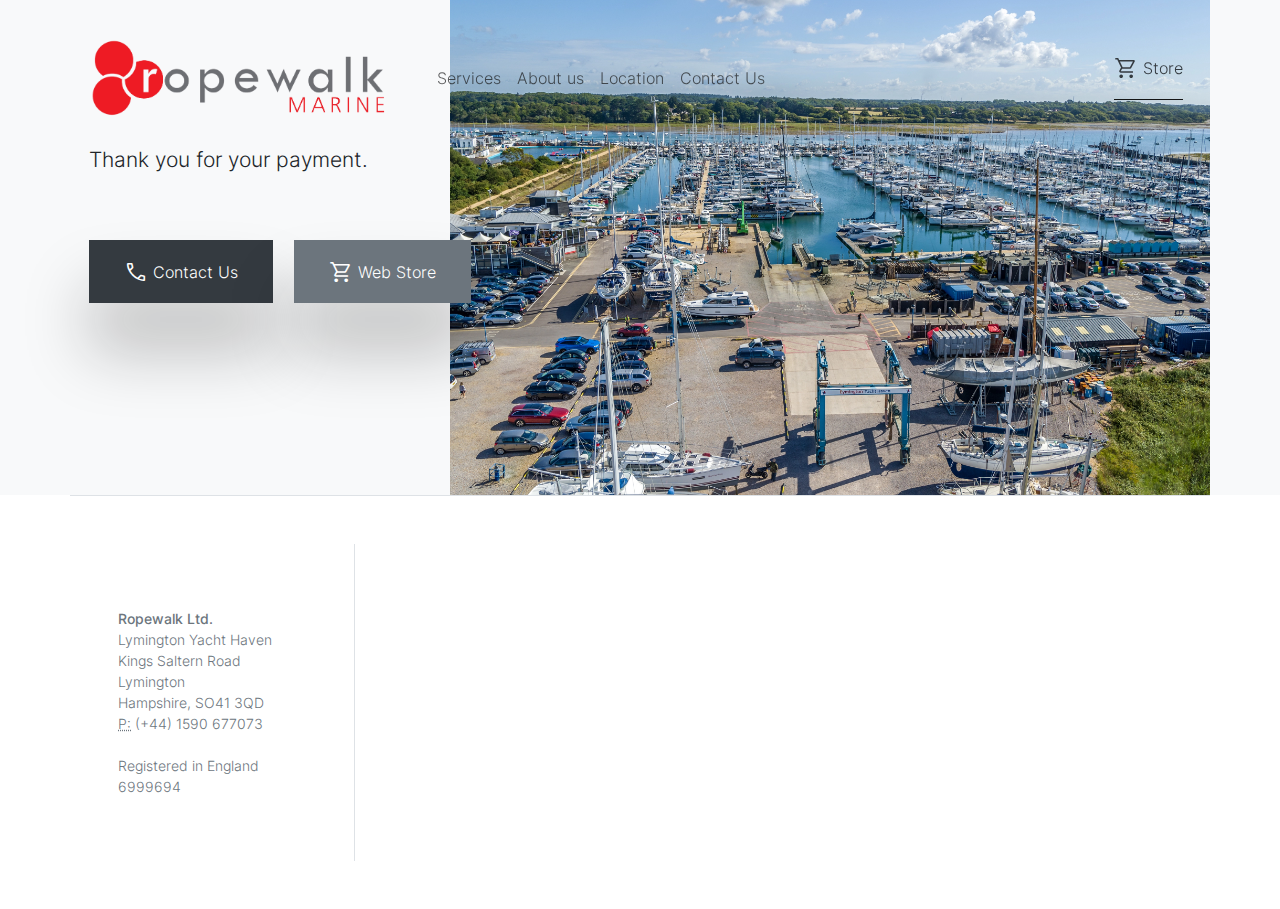
<file: thankyou.html>
<!DOCTYPE html>
<html class="h-100" lang="en">
  <head>
    <meta charset="utf-8" />
    <meta
      name="viewport"
      content="width=device-width,initial-scale=1,shrink-to-fit=no"
    />
    <meta
      name="description"
      content="Based in the UK, we're the south coast's leading Volvo Penta supplier."
    />
    <link
      rel="apple-touch-icon"
      sizes="180x180"
      href="img/apple-touch-icon.png"
    />
    <link
      rel="icon"
      type="image/png"
      sizes="32x32"
      href="img/favicon-32x32.png"
    />
    <link
      rel="icon"
      type="image/png"
      sizes="16x16"
      href="img/favicon-16x16.png"
    />
    <link rel="icon" type="image/png" sizes="96x96" href="img/favicon.png" />
    <link rel="stylesheet" href="https://fonts.googleapis.com/css2?family=Material+Symbols+Outlined:opsz,wght,FILL,GRAD@20..48,100..700,0..1,-50..200" />    
    <meta name="generator" content="Eleventy v2.0.0" />
    <meta name="HandheldFriendly" content="true" />
    <title>Ropewalk Marine</title>
    <link rel="stylesheet" href="css/theme.css" />
    <style>
      /* inter-300 - latin */
      @font-face {
        font-family: "Inter";
        font-style: normal;
        font-weight: 300;
        font-display: swap;
        src: local(""), url("./fonts/inter-v12-latin-300.woff2") format("woff2"),
          /* Chrome 26+, Opera 23+, Firefox 39+ */
            url("./fonts/inter-v12-latin-300.woff") format("woff"); /* Chrome 6+, Firefox 3.6+, IE 9+, Safari 5.1+ */
      }

      @font-face {
        font-family: "Inter";
        font-style: normal;
        font-weight: 500;
        font-display: swap;
        src: local(""), url("./fonts/inter-v12-latin-500.woff2") format("woff2"),
          /* Chrome 26+, Opera 23+, Firefox 39+ */
            url("./fonts/inter-v12-latin-500.woff") format("woff"); /* Chrome 6+, Firefox 3.6+, IE 9+, Safari 5.1+ */
      }
      @font-face {
        font-family: "Inter";
        font-style: normal;
        font-weight: 700;
        font-display: swap;
        src: local(""), url("./fonts/inter-v12-latin-700.woff2") format("woff2"),
          /* Chrome 26+, Opera 23+, Firefox 39+ */
            url("./fonts/inter-v12-latin-700.woff") format("woff"); /* Chrome 6+, Firefox 3.6+, IE 9+, Safari 5.1+ */
      }
      .material-symbols-outlined {
        font-variation-settings:
        'FILL' 0,
        'wght' 400,
        'GRAD' 0,
        'opsz' 48
      }

      .volvo{
        margin-right: 20px;
        content: url("img/webp/img-volvo.webp");
      }


      .volvo-bg{        
        background-repeat: no-repeat;
        background-position: 50% 50%;        
      } 

      .volvo-bg-marine-repair{
        background-image: url("img/webp/img-service-works.webp");    
        height: 400px;      
      } 

      .volvo-bg-engine-sales{
        background-image: url("img/webp/img-engine-sales.webp");    
        height: 400px;   
      }

      .volvo-bg-leading-stockist{
        background-image: url("img/webp/img-leading-stockist.webp");    
        height: 20rem;
      }

      .volvo-bg-oil-analysis{
        background-image: url("img/webp/img-oil-analysis.webp");    
        height: 20rem;
      }


    </style>
  </head>

  <body data-bs-spy="scroll" data-bs-target="#navScroll">
    <nav
      id="navScroll"
      class="navbar navbar-expand-lg navbar-light fixed-top"
      tabindex="0"
    >
      <div class="container">
        <a class="navbar-brand pe-4 fs-4" href="#home">
          <img
          src="img/webp/logo.webp"
          alt="Ropewalk Marina"
          width="300"
        />
        </a>

        <button
          class="navbar-toggler"
          type="button"
          data-bs-toggle="collapse"
          data-bs-target="#navbarSupportedContent"
          aria-controls="navbarSupportedContent"
          aria-expanded="false"
          aria-label="Toggle navigation"
        >
          <span class="navbar-toggler-icon"></span>
        </button>
        <div class="collapse navbar-collapse" id="navbarSupportedContent">
          <ul class="navbar-nav me-auto mb-2 mb-lg-0">
            <li class="nav-item">
              <a class="nav-link" href="index.html#services" aria-label="Brings you to the frontpage">Services</a>
            </li>
            <li class="nav-item">
              <a class="nav-link" href="index.html#aboutus">About us</a>
            </li>
            <li class="nav-item">
              <a class="nav-link" href="index.html#location">Location</a>
            </li>
            <li class="nav-item">
              <a class="nav-link" href="index.html#contactus">Contact Us</a>
            </li>
          </ul>
          <a
            href="https://www.volvopenta.com/shop/529536"
            target="_blank"
            rel="noopener"
            class="link-dark pb-1 link-fancy me-2"
          >
          <p>            
            <i class="inline-icon material-symbols-outlined">
              shopping_cart
            </i>
            Store
          </p>
          </a>
        </div>

      </div>
    </nav>

    <main>
      <div class="w-100 overflow-hidden bg-gray-100" id="top">
        <div class="container position-relative">
          <div
            class="col-12 col-lg-8 mt-0 h-100 position-absolute top-0 end-0 bg-cover"
            data-aos="fade-left"
            style="background-image: url(img/webp/img-home.webp)"
          ></div>
          <div class="row">
            <div
              class="col-lg-7 py-vh-6 position-relative"
              data-aos="fade-right"
              id="home"
            >
              <!--<h3 class="display-1 fw-bold mt-5">Thank you for your payment</h2>-->
              <p class="lead">
                Thank you for your payment.
              </p>
              <a
                href="#contactus"
                class="btn btn-dark btn-xl shadow me-3 rounded-0 my-5"
                >
                <i class="inline-icon material-symbols-outlined">
                  call
                </i>
                Contact Us</a>

                <a
                href="https://www.volvopenta.com/shop/529536"   
                target="_blank"             
                rel="noopener"
                class="btn btn-secondary btn-xl shadow me-3 rounded-0 my-5"
                >
                <i class="inline-icon material-symbols-outlined">
                  shopping_cart
                </i>
                Web Store</a>

            </div>
        
         
          </div>
        </div>
      </div>
    </main>
    <footer>
      <div class="container small border-top">
        <div class="row py-5 d-flex justify-content-between">
          <div class="col-12 col-lg-6 col-xl-3 border-end p-5">
            <address class="text-secondary mt-3">
              <strong>Ropewalk Ltd.</strong><br />
              Lymington Yacht Haven<br />
              Kings Saltern Road<br />
              Lymington<br />
              Hampshire, SO41 3QD<br />
              <abbr title="Phone">P:</abbr>
              (+44) 1590 677073<br /><br/>
              Registered in England 6999694
            </address>
          </div>
        </div>
      </div>
    </footer>

    <script src="js/bootstrap.bundle.min.js"></script>
    <script src="js/aos.js"></script>
    <script>
      AOS.init({
        duration: 800, // values from 0 to 3000, with step 50ms
      });
    </script>

    <script>
      let scrollpos = window.scrollY;
      const header = document.querySelector(".navbar");
      const header_height = header.offsetHeight;

      const add_class_on_scroll = () =>
        header.classList.add("scrolled", "shadow-sm");
      const remove_class_on_scroll = () =>
        header.classList.remove("scrolled", "shadow-sm");

      window.addEventListener("scroll", function () {
        scrollpos = window.scrollY;

        if (scrollpos >= header_height) {
          add_class_on_scroll();
        } else {
          remove_class_on_scroll();
        }

        console.log(scrollpos);
      });
    </script>
  </body>
</html>
</file>
<file: css/theme.min.css>
/*!
 * Bootstrap v5.2.0-beta1 (https://getbootstrap.com/)
 * Copyright 2011-2022 The Bootstrap Authors
 * Copyright 2011-2022 Twitter, Inc.
 * Licensed under MIT (https://github.com/twbs/bootstrap/blob/main/LICENSE)
 */:root{--bs-blue:#1717e5;--bs-indigo:#6610f2;--bs-purple:#6f42c1;--bs-pink:#d63384;--bs-red:#dc3545;--bs-orange:#fd7e14;--bs-yellow:#ffc107;--bs-green:#198754;--bs-teal:#20c997;--bs-cyan:#0dcaf0;--bs-white:#fff;--bs-gray:#6c757d;--bs-gray-dark:#343a40;--bs-gray-100:#f8f9fa;--bs-gray-200:#e9ecef;--bs-gray-300:#dee2e6;--bs-gray-400:#ced4da;--bs-gray-500:#adb5bd;--bs-gray-600:#6c757d;--bs-gray-700:#495057;--bs-gray-800:#343a40;--bs-gray-900:#212529;--bs-primary:#151515;--bs-secondary:#6c757d;--bs-success:#198754;--bs-info:#0dcaf0;--bs-warning:#fd7e14;--bs-danger:#dc3545;--bs-light:#f8f9fa;--bs-dark:#343a40;--bs-primary-rgb:21,21,21;--bs-secondary-rgb:108,117,125;--bs-success-rgb:25,135,84;--bs-info-rgb:13,202,240;--bs-warning-rgb:253,126,20;--bs-danger-rgb:220,53,69;--bs-light-rgb:248,249,250;--bs-dark-rgb:52,58,64;--bs-white-rgb:255,255,255;--bs-black-rgb:21,21,21;--bs-body-color-rgb:33,37,41;--bs-body-bg-rgb:255,255,255;--bs-font-sans-serif:"Inter",system-ui,-apple-system,"Segoe UI",Roboto,"Helvetica Neue",Arial,"Noto Sans",sans-serif,"Apple Color Emoji","Segoe UI Emoji","Segoe UI Symbol","Noto Color Emoji";--bs-font-monospace:SFMono-Regular,Menlo,Monaco,Consolas,"Liberation Mono","Courier New",monospace;--bs-gradient:linear-gradient(180deg, rgba(255, 255, 255, 0.15), rgba(255, 255, 255, 0));--bs-body-font-family:var(--bs-font-sans-serif);--bs-body-font-size:1rem;--bs-body-font-weight:300;--bs-body-line-height:1.5;--bs-body-color:#212529;--bs-body-bg:#fff;--bs-border-width:1px;--bs-border-style:solid;--bs-border-color:#dee2e6;--bs-border-color-translucent:rgba(21, 21, 21, 0.175);--bs-border-radius:0px;--bs-border-radius-sm:0.25rem;--bs-border-radius-lg:0.5rem;--bs-border-radius-xl:1rem;--bs-border-radius-2xl:2rem;--bs-border-radius-pill:50rem;--bs-link-color:#151515;--bs-link-hover-color:#111111;--bs-code-color:#d63384;--bs-highlight-bg:#fff3cd}*,::after,::before{box-sizing:border-box}@media (prefers-reduced-motion:no-preference){:root{scroll-behavior:smooth}}body{margin:0;font-family:var(--bs-body-font-family);font-size:var(--bs-body-font-size);font-weight:var(--bs-body-font-weight);line-height:var(--bs-body-line-height);color:var(--bs-body-color);text-align:var(--bs-body-text-align);background-color:var(--bs-body-bg);-webkit-text-size-adjust:100%;-webkit-tap-highlight-color:rgba(21,21,21,0)}hr{margin:1rem 0;color:inherit;border:0;border-top:1px solid;opacity:.25}.h1,.h2,.h3,.h4,.h5,.h6,h1,h2,h3,h4,h5,h6{margin-top:0;margin-bottom:.5rem;font-weight:500;line-height:1.2;color:var(--bs-heading-color)}.h1,h1{font-size:calc(1.375rem + 1.5vw)}@media (min-width:1200px){.h1,h1{font-size:2.5rem}}.h2,h2{font-size:calc(1.325rem + .9vw)}@media (min-width:1200px){.h2,h2{font-size:2rem}}.h3,h3{font-size:calc(1.3rem + .6vw)}@media (min-width:1200px){.h3,h3{font-size:1.75rem}}.h4,h4{font-size:calc(1.275rem + .3vw)}@media (min-width:1200px){.h4,h4{font-size:1.5rem}}.h5,h5{font-size:1.25rem}.h6,h6{font-size:1rem}p{margin-top:0;margin-bottom:1rem}abbr[title]{text-decoration:underline dotted;cursor:help;text-decoration-skip-ink:none}address{margin-bottom:1rem;font-style:normal;line-height:inherit}ul{padding-left:2rem}ul{margin-top:0;margin-bottom:1rem}ul ul{margin-bottom:0}blockquote{margin:0 0 1rem}b,strong{font-weight:bolder}.small,small{font-size:.875em}a{color:var(--bs-link-color);text-decoration:underline}a:hover{color:var(--bs-link-hover-color)}a:not([href]):not([class]),a:not([href]):not([class]):hover{color:inherit;text-decoration:none}code{font-family:var(--bs-font-monospace);font-size:1em}code{font-size:.875em;color:var(--bs-code-color);word-wrap:break-word}a>code{color:inherit}figure{margin:0 0 1rem}img,svg{vertical-align:middle}label{display:inline-block}button{border-radius:0}button:focus:not(:focus-visible){outline:0}button,input{margin:0;font-family:inherit;font-size:inherit;line-height:inherit}button{text-transform:none}[type=button],[type=submit],button{-webkit-appearance:button}[type=button]:not(:disabled),[type=submit]:not(:disabled),button:not(:disabled){cursor:pointer}::-moz-focus-inner{padding:0;border-style:none}::-webkit-datetime-edit-day-field,::-webkit-datetime-edit-fields-wrapper,::-webkit-datetime-edit-hour-field,::-webkit-datetime-edit-minute,::-webkit-datetime-edit-month-field,::-webkit-datetime-edit-text,::-webkit-datetime-edit-year-field{padding:0}::-webkit-inner-spin-button{height:auto}::-webkit-search-decoration{-webkit-appearance:none}::-webkit-color-swatch-wrapper{padding:0}::file-selector-button{font:inherit;-webkit-appearance:button}[hidden]{display:none!important}.lead{font-size:calc(1.258rem + .096vw);font-weight:300}@media (min-width:1200px){.lead{font-size:1.33rem}}.display-1{font-size:calc(1.625rem + 4.5vw);font-weight:300;line-height:1.2}@media (min-width:1200px){.display-1{font-size:5rem}}.display-2{font-size:calc(1.575rem + 3.9vw);font-weight:300;line-height:1.2}@media (min-width:1200px){.display-2{font-size:4.5rem}}.display-3{font-size:calc(1.525rem + 3.3vw);font-weight:300;line-height:1.2}@media (min-width:1200px){.display-3{font-size:4rem}}.display-4{font-size:calc(1.475rem + 2.7vw);font-weight:300;line-height:1.2}@media (min-width:1200px){.display-4{font-size:3.5rem}}.display-5{font-size:calc(1.425rem + 2.1vw);font-weight:300;line-height:1.2}@media (min-width:1200px){.display-5{font-size:3rem}}.display-6{font-size:calc(1.375rem + 1.5vw);font-weight:300;line-height:1.2}@media (min-width:1200px){.display-6{font-size:2.5rem}}.list-unstyled{padding-left:0;list-style:none}.blockquote{margin-bottom:1rem;font-size:1.25rem}.blockquote>:last-child{margin-bottom:0}.blockquote-footer{margin-top:-1rem;margin-bottom:1rem;font-size:.875em;color:#6c757d}.blockquote-footer::before{content:"\2014\00A0"}.img-fluid{max-width:100%;height:auto}.figure{display:inline-block}.container,.container-fluid{--bs-gutter-x:3vw;--bs-gutter-y:0;width:100%;padding-right:calc(var(--bs-gutter-x) * .5);padding-left:calc(var(--bs-gutter-x) * .5);margin-right:auto;margin-left:auto}@media (min-width:576px){.container{max-width:540px}}@media (min-width:768px){.container{max-width:720px}}@media (min-width:992px){.container{max-width:960px}}@media (min-width:1200px){.container{max-width:1140px}}@media (min-width:1680px){.container{max-width:1600px}}.row{--bs-gutter-x:3vw;--bs-gutter-y:0;display:flex;flex-wrap:wrap;margin-top:calc(-1 * var(--bs-gutter-y));margin-right:calc(-.5 * var(--bs-gutter-x));margin-left:calc(-.5 * var(--bs-gutter-x))}.row>*{flex-shrink:0;width:100%;max-width:100%;padding-right:calc(var(--bs-gutter-x) * .5);padding-left:calc(var(--bs-gutter-x) * .5);margin-top:var(--bs-gutter-y)}.col{flex:1 0 0%}.row-cols-1>*{flex:0 0 auto;width:100%}.col-auto{flex:0 0 auto;width:auto}.col-4{flex:0 0 auto;width:33.33333%}.col-5{flex:0 0 auto;width:41.66667%}.col-6{flex:0 0 auto;width:50%}.col-7{flex:0 0 auto;width:58.33333%}.col-10{flex:0 0 auto;width:83.33333%}.col-12{flex:0 0 auto;width:100%}.g-0,.gx-0{--bs-gutter-x:0}.g-0{--bs-gutter-y:0}.gx-3{--bs-gutter-x:1rem}.gx-4{--bs-gutter-x:1.5rem}.g-5,.gx-5{--bs-gutter-x:3rem}.g-5{--bs-gutter-y:3rem}@media (min-width:768px){.col-md{flex:1 0 0%}.row-cols-md-2>*{flex:0 0 auto;width:50%}.col-md-auto{flex:0 0 auto;width:auto}.col-md-2{flex:0 0 auto;width:16.66667%}.col-md-3{flex:0 0 auto;width:25%}.col-md-4{flex:0 0 auto;width:33.33333%}.col-md-5{flex:0 0 auto;width:41.66667%}.col-md-6{flex:0 0 auto;width:50%}.col-md-7{flex:0 0 auto;width:58.33333%}.col-md-9{flex:0 0 auto;width:75%}.col-md-11{flex:0 0 auto;width:91.66667%}.offset-md-1{margin-left:8.33333%}}@media (min-width:992px){.col-lg-3{flex:0 0 auto;width:25%}.col-lg-4{flex:0 0 auto;width:33.33333%}.col-lg-5{flex:0 0 auto;width:41.66667%}.col-lg-6{flex:0 0 auto;width:50%}.col-lg-7{flex:0 0 auto;width:58.33333%}.col-lg-8{flex:0 0 auto;width:66.66667%}.col-lg-10{flex:0 0 auto;width:83.33333%}.col-lg-12{flex:0 0 auto;width:100%}.offset-lg-1{margin-left:8.33333%}}@media (min-width:1200px){.col-xl-3{flex:0 0 auto;width:25%}.col-xl-4{flex:0 0 auto;width:33.33333%}.col-xl-6{flex:0 0 auto;width:50%}.col-xl-8{flex:0 0 auto;width:66.66667%}}.form-label{margin-bottom:.5rem}.form-text{margin-top:.25rem;font-size:.875em;color:rgba(var(--bs-body-color-rgb),.75)}.form-control{display:block;width:100%;padding:.375rem .75rem;font-size:1rem;font-weight:300;line-height:1.5;color:#212529;background-color:#fff;background-clip:padding-box;border:1px solid #ced4da;appearance:none;border-radius:0;transition:border-color .15s ease-in-out,box-shadow .15s ease-in-out}@media (prefers-reduced-motion:reduce){.form-control{transition:none}}.form-control:focus{color:#212529;background-color:#fff;border-color:#8a8a8a;outline:0;box-shadow:0 0 0 .25rem rgba(21,21,21,.25)}.form-control::-webkit-date-and-time-value{height:1.5em}.form-control::placeholder{color:#6c757d;opacity:1}.form-control:disabled{background-color:#e9ecef;opacity:1}.form-control::file-selector-button{padding:.375rem .75rem;margin:-.375rem -.75rem;margin-inline-end:.75rem;color:#212529;background-color:#e9ecef;pointer-events:none;border-color:inherit;border-style:solid;border-width:0;border-inline-end-width:1px;border-radius:0;transition:color .15s ease-in-out,background-color .15s ease-in-out,border-color .15s ease-in-out,box-shadow .15s ease-in-out}@media (prefers-reduced-motion:reduce){.form-control::file-selector-button{transition:none}}.form-control:hover:not(:disabled):not([readonly])::file-selector-button{background-color:#dde0e3}.form-control-lg{min-height:calc(1.5em + 1rem + 2px);padding:.5rem 1rem;font-size:1.25rem;border-radius:.5rem}.form-control-lg::file-selector-button{padding:.5rem 1rem;margin:-.5rem -1rem;margin-inline-end:1rem}.form-check{display:block;min-height:1.5rem;padding-left:1.5em;margin-bottom:.125rem}.form-check .form-check-input{float:left;margin-left:-1.5em}.form-check-input{width:1em;height:1em;margin-top:.25em;vertical-align:top;background-color:#fff;background-repeat:no-repeat;background-position:center;background-size:contain;border:1px solid rgba(21,21,21,.25);appearance:none;print-color-adjust:exact}.form-check-input[type=checkbox]{border-radius:.25em}.form-check-input:active{filter:brightness(90%)}.form-check-input:focus{border-color:#8a8a8a;outline:0;box-shadow:0 0 0 .25rem rgba(21,21,21,.25)}.form-check-input:checked{background-color:#151515;border-color:#151515}.form-check-input:checked[type=checkbox]{background-image:url("data:image/svg+xml,%3csvg xmlns='http://www.w3.org/2000/svg' viewBox='0 0 20 20'%3e%3cpath fill='none' stroke='%23fff' stroke-linecap='round' stroke-linejoin='round' stroke-width='3' d='m6 10 3 3 6-6'/%3e%3c/svg%3e")}.form-check-input[type=checkbox]:indeterminate{background-color:#151515;border-color:#151515;background-image:url("data:image/svg+xml,%3csvg xmlns='http://www.w3.org/2000/svg' viewBox='0 0 20 20'%3e%3cpath fill='none' stroke='%23fff' stroke-linecap='round' stroke-linejoin='round' stroke-width='3' d='M6 10h8'/%3e%3c/svg%3e")}.form-check-input:disabled{pointer-events:none;filter:none;opacity:.5}.form-check-input:disabled~.form-check-label{cursor:default;opacity:.5}.form-floating{position:relative}.form-floating>.form-control{height:calc(3.5rem + 2px);line-height:1.25}.form-floating>label{position:absolute;top:0;left:0;height:100%;padding:1rem .75rem;pointer-events:none;border:1px solid transparent;transform-origin:0 0;transition:opacity .1s ease-in-out,transform .1s ease-in-out}@media (prefers-reduced-motion:reduce){.form-floating>label{transition:none}}.form-floating>.form-control{padding:1rem .75rem}.form-floating>.form-control::placeholder{color:transparent}.form-floating>.form-control:focus,.form-floating>.form-control:not(:placeholder-shown){padding-top:1.625rem;padding-bottom:.625rem}.form-floating>.form-control:-webkit-autofill{padding-top:1.625rem;padding-bottom:.625rem}.form-floating>.form-control:focus~label,.form-floating>.form-control:not(:placeholder-shown)~label{opacity:.65;transform:scale(.85) translateY(-.5rem) translateX(.15rem)}.form-floating>.form-control:-webkit-autofill~label{opacity:.65;transform:scale(.85) translateY(-.5rem) translateX(.15rem)}.btn{--bs-btn-padding-x:0.75rem;--bs-btn-padding-y:0.375rem;--bs-btn-font-size:1rem;--bs-btn-font-weight:300;--bs-btn-line-height:1.5;--bs-btn-color:#212529;--bs-btn-bg:transparent;--bs-btn-border-width:1px;--bs-btn-border-color:transparent;--bs-btn-border-radius:0px;--bs-btn-box-shadow:inset 0 1px 0 rgba(255, 255, 255, 0.15),0 1px 1px rgba(21, 21, 21, 0.075);--bs-btn-disabled-opacity:0.65;--bs-btn-focus-box-shadow:0 0 0 0.25rem rgba(var(--bs-btn-focus-shadow-rgb), .5);display:inline-block;padding:var(--bs-btn-padding-y) var(--bs-btn-padding-x);font-family:var(--bs-btn-font-family);font-size:var(--bs-btn-font-size);font-weight:var(--bs-btn-font-weight);line-height:var(--bs-btn-line-height);color:var(--bs-btn-color);text-align:center;text-decoration:none;vertical-align:middle;cursor:pointer;user-select:none;border:var(--bs-btn-border-width) solid var(--bs-btn-border-color);border-radius:var(--bs-btn-border-radius);background-color:var(--bs-btn-bg);transition:color .15s ease-in-out,background-color .15s ease-in-out,border-color .15s ease-in-out,box-shadow .15s ease-in-out}@media (prefers-reduced-motion:reduce){.btn{transition:none}}.btn:hover{color:var(--bs-btn-hover-color);background-color:var(--bs-btn-hover-bg);border-color:var(--bs-btn-hover-border-color)}.btn:focus{color:var(--bs-btn-hover-color);background-color:var(--bs-btn-hover-bg);border-color:var(--bs-btn-hover-border-color);outline:0;box-shadow:var(--bs-btn-focus-box-shadow)}.btn.active,.btn.show,.btn:active{color:var(--bs-btn-active-color);background-color:var(--bs-btn-active-bg);border-color:var(--bs-btn-active-border-color)}.btn.active:focus,.btn.show:focus,.btn:active:focus{box-shadow:var(--bs-btn-focus-box-shadow)}.btn:disabled{color:var(--bs-btn-disabled-color);pointer-events:none;background-color:var(--bs-btn-disabled-bg);border-color:var(--bs-btn-disabled-border-color);opacity:var(--bs-btn-disabled-opacity)}.btn-primary{--bs-btn-color:#fff;--bs-btn-bg:#151515;--bs-btn-border-color:#151515;--bs-btn-hover-color:#fff;--bs-btn-hover-bg:#121212;--bs-btn-hover-border-color:#111111;--bs-btn-focus-shadow-rgb:56,56,56;--bs-btn-active-color:#fff;--bs-btn-active-bg:#111111;--bs-btn-active-border-color:#101010;--bs-btn-active-shadow:inset 0 3px 5px rgba(21, 21, 21, 0.125);--bs-btn-disabled-color:#fff;--bs-btn-disabled-bg:#151515;--bs-btn-disabled-border-color:#151515}.btn-warning{--bs-btn-color:#151515;--bs-btn-bg:#fd7e14;--bs-btn-border-color:#fd7e14;--bs-btn-hover-color:#151515;--bs-btn-hover-bg:#fd9137;--bs-btn-hover-border-color:#fd8b2c;--bs-btn-focus-shadow-rgb:218,110,20;--bs-btn-active-color:#151515;--bs-btn-active-bg:#fd9843;--bs-btn-active-border-color:#fd8b2c;--bs-btn-active-shadow:inset 0 3px 5px rgba(21, 21, 21, 0.125);--bs-btn-disabled-color:#151515;--bs-btn-disabled-bg:#fd7e14;--bs-btn-disabled-border-color:#fd7e14}.btn-light{--bs-btn-color:#151515;--bs-btn-bg:#f8f9fa;--bs-btn-border-color:#f8f9fa;--bs-btn-hover-color:#151515;--bs-btn-hover-bg:#f9fafb;--bs-btn-hover-border-color:#f9fafb;--bs-btn-focus-shadow-rgb:214,215,216;--bs-btn-active-color:#151515;--bs-btn-active-bg:#f9fafb;--bs-btn-active-border-color:#f9fafb;--bs-btn-active-shadow:inset 0 3px 5px rgba(21, 21, 21, 0.125);--bs-btn-disabled-color:#151515;--bs-btn-disabled-bg:#f8f9fa;--bs-btn-disabled-border-color:#f8f9fa}.btn-dark{--bs-btn-color:#fff;--bs-btn-bg:#343a40;--bs-btn-border-color:#343a40;--bs-btn-hover-color:#fff;--bs-btn-hover-bg:#2c3136;--bs-btn-hover-border-color:#2a2e33;--bs-btn-focus-shadow-rgb:82,88,93;--bs-btn-active-color:#fff;--bs-btn-active-bg:#2a2e33;--bs-btn-active-border-color:#272c30;--bs-btn-active-shadow:inset 0 3px 5px rgba(21, 21, 21, 0.125);--bs-btn-disabled-color:#fff;--bs-btn-disabled-bg:#343a40;--bs-btn-disabled-border-color:#343a40}.btn-outline-primary{--bs-btn-color:#151515;--bs-btn-border-color:#151515;--bs-btn-hover-color:#fff;--bs-btn-hover-bg:#151515;--bs-btn-hover-border-color:#151515;--bs-btn-focus-shadow-rgb:21,21,21;--bs-btn-active-color:#fff;--bs-btn-active-bg:#151515;--bs-btn-active-border-color:#151515;--bs-btn-active-shadow:inset 0 3px 5px rgba(21, 21, 21, 0.125);--bs-btn-disabled-color:#151515;--bs-btn-disabled-bg:transparent;--bs-gradient:none}.btn-lg{--bs-btn-padding-y:0.5rem;--bs-btn-padding-x:1rem;--bs-btn-font-size:1.25rem;--bs-btn-border-radius:0.5rem}.fade{transition:opacity .15s linear}@media (prefers-reduced-motion:reduce){.fade{transition:none}}.fade:not(.show){opacity:0}.collapse:not(.show){display:none}.collapsing{height:0;overflow:hidden;transition:height .35s ease}@media (prefers-reduced-motion:reduce){.collapsing{transition:none}}.nav{--bs-nav-link-padding-x:1rem;--bs-nav-link-padding-y:0.5rem;--bs-nav-link-color:var(--bs-link-color);--bs-nav-link-hover-color:var(--bs-link-hover-color);--bs-nav-link-disabled-color:#6c757d;display:flex;flex-wrap:wrap;padding-left:0;margin-bottom:0;list-style:none}.nav-link{display:block;padding:var(--bs-nav-link-padding-y) var(--bs-nav-link-padding-x);font-size:var(--bs-nav-link-font-size);font-weight:var(--bs-nav-link-font-weight);color:var(--bs-nav-link-color);text-decoration:none;transition:color .15s ease-in-out,background-color .15s ease-in-out,border-color .15s ease-in-out}@media (prefers-reduced-motion:reduce){.nav-link{transition:none}}.nav-link:focus,.nav-link:hover{color:var(--bs-nav-link-hover-color)}.navbar{--bs-navbar-padding-x:0;--bs-navbar-padding-y:0.5rem;--bs-navbar-color:rgba(21, 21, 21, 0.7);--bs-navbar-hover-color:rgba(21, 21, 21, 0.8);--bs-navbar-disabled-color:rgba(21, 21, 21, 0.3);--bs-navbar-active-color:rgba(21, 21, 21, 0.9);--bs-navbar-brand-padding-y:0.3125rem;--bs-navbar-brand-margin-end:1rem;--bs-navbar-brand-font-size:1.25rem;--bs-navbar-brand-color:rgba(21, 21, 21, 0.9);--bs-navbar-brand-hover-color:rgba(21, 21, 21, 0.9);--bs-navbar-nav-link-padding-x:0.5rem;--bs-navbar-toggler-padding-y:0.25rem;--bs-navbar-toggler-padding-x:0.75rem;--bs-navbar-toggler-font-size:1.25rem;--bs-navbar-toggler-icon-bg:url("data:image/svg+xml,%3csvg xmlns='http://www.w3.org/2000/svg' viewBox='0 0 30 30'%3e%3cpath stroke='rgba%2821, 21, 21, 0.7%29' stroke-linecap='round' stroke-miterlimit='10' stroke-width='2' d='M4 7h22M4 15h22M4 23h22'/%3e%3c/svg%3e");--bs-navbar-toggler-border-color:rgba(21, 21, 21, 0.1);--bs-navbar-toggler-border-radius:0px;--bs-navbar-toggler-focus-width:0.25rem;--bs-navbar-toggler-transition:box-shadow 0.15s ease-in-out;position:relative;display:flex;flex-wrap:wrap;align-items:center;justify-content:space-between;padding:var(--bs-navbar-padding-y) var(--bs-navbar-padding-x)}.navbar>.container,.navbar>.container-fluid{display:flex;flex-wrap:inherit;align-items:center;justify-content:space-between}.navbar-brand{padding-top:var(--bs-navbar-brand-padding-y);padding-bottom:var(--bs-navbar-brand-padding-y);margin-right:var(--bs-navbar-brand-margin-end);font-size:var(--bs-navbar-brand-font-size);color:var(--bs-navbar-brand-color);text-decoration:none;white-space:nowrap}.navbar-brand:focus,.navbar-brand:hover{color:var(--bs-navbar-brand-hover-color)}.navbar-nav{--bs-nav-link-padding-x:0;--bs-nav-link-padding-y:0.5rem;--bs-nav-link-color:var(--bs-navbar-color);--bs-nav-link-hover-color:var(--bs-navbar-hover-color);--bs-nav-link-disabled-color:var(--bs-navbar-disabled-color);display:flex;flex-direction:column;padding-left:0;margin-bottom:0;list-style:none}.navbar-nav .nav-link.active,.navbar-nav .show>.nav-link{color:var(--bs-navbar-active-color)}.navbar-collapse{flex-basis:100%;flex-grow:1;align-items:center}.navbar-toggler{padding:var(--bs-navbar-toggler-padding-y) var(--bs-navbar-toggler-padding-x);font-size:var(--bs-navbar-toggler-font-size);line-height:1;color:var(--bs-navbar-color);background-color:transparent;border:var(--bs-border-width) solid var(--bs-navbar-toggler-border-color);border-radius:var(--bs-navbar-toggler-border-radius);transition:var(--bs-navbar-toggler-transition)}@media (prefers-reduced-motion:reduce){.navbar-toggler{transition:none}}.navbar-toggler:hover{text-decoration:none}.navbar-toggler:focus{text-decoration:none;outline:0;box-shadow:0 0 0 var(--bs-navbar-toggler-focus-width)}.navbar-toggler-icon{display:inline-block;width:1.5em;height:1.5em;vertical-align:middle;background-image:var(--bs-navbar-toggler-icon-bg);background-repeat:no-repeat;background-position:center;background-size:100%}@media (min-width:992px){.navbar-expand-lg{flex-wrap:nowrap;justify-content:flex-start}.navbar-expand-lg .navbar-nav{flex-direction:row}.navbar-expand-lg .navbar-nav .nav-link{padding-right:var(--bs-navbar-nav-link-padding-x);padding-left:var(--bs-navbar-nav-link-padding-x)}.navbar-expand-lg .navbar-collapse{display:flex!important;flex-basis:auto}.navbar-expand-lg .navbar-toggler{display:none}}.card{--bs-card-spacer-y:1rem;--bs-card-spacer-x:1rem;--bs-card-title-spacer-y:0.5rem;--bs-card-border-width:1px;--bs-card-border-color:var(--bs-border-color-translucent);--bs-card-border-radius:0px;--bs-card-inner-border-radius:-1px;--bs-card-cap-padding-y:0.5rem;--bs-card-cap-padding-x:1rem;--bs-card-cap-bg:rgba(21, 21, 21, 0.03);--bs-card-bg:#fff;--bs-card-img-overlay-padding:1rem;--bs-card-group-margin:1.5vw;position:relative;display:flex;flex-direction:column;min-width:0;height:var(--bs-card-height);word-wrap:break-word;background-color:var(--bs-card-bg);background-clip:border-box;border:var(--bs-card-border-width) solid var(--bs-card-border-color);border-radius:var(--bs-card-border-radius)}.card>hr{margin-right:0;margin-left:0}.card-body{flex:1 1 auto;padding:var(--bs-card-spacer-y) var(--bs-card-spacer-x);color:var(--bs-card-color)}.card-title{margin-bottom:var(--bs-card-title-spacer-y)}.card-text:last-child{margin-bottom:0}.badge{--bs-badge-padding-x:0.65em;--bs-badge-padding-y:0.35em;--bs-badge-font-size:0.75em;--bs-badge-font-weight:700;--bs-badge-color:#fff;--bs-badge-border-radius:0px;display:inline-block;padding:var(--bs-badge-padding-y) var(--bs-badge-padding-x);font-size:var(--bs-badge-font-size);font-weight:var(--bs-badge-font-weight);line-height:1;color:var(--bs-badge-color);text-align:center;white-space:nowrap;vertical-align:baseline;border-radius:var(--bs-badge-border-radius,0)}.badge:empty{display:none}.btn .badge{position:relative;top:-1px}@keyframes progress-bar-stripes{0%{background-position-x:1rem}}@keyframes spinner-border{to{transform:rotate(360deg)}}@keyframes spinner-grow{0%{transform:scale(0)}50%{opacity:1;transform:none}}.placeholder{display:inline-block;min-height:1em;vertical-align:middle;cursor:wait;background-color:currentcolor;opacity:.5}.placeholder.btn::before{display:inline-block;content:""}@keyframes placeholder-glow{50%{opacity:.2}}@keyframes placeholder-wave{100%{mask-position:-200% 0}}.text-bg-light{color:#151515!important;background-color:RGBA(248,249,250,var(--bs-bg-opacity,1))!important}.link-primary{color:#151515!important}.link-primary:focus,.link-primary:hover{color:#111!important}.link-secondary{color:#6c757d!important}.link-secondary:focus,.link-secondary:hover{color:#565e64!important}.link-dark{color:#343a40!important}.link-dark:focus,.link-dark:hover{color:#2a2e33!important}.ratio{position:relative;width:100%}.ratio::before{display:block;padding-top:var(--bs-aspect-ratio);content:""}.ratio>*{position:absolute;top:0;left:0;width:100%;height:100%}.ratio-1x1{--bs-aspect-ratio:100%}.ratio-4x3{--bs-aspect-ratio:calc(3 / 4 * 100%)}.ratio-16x9{--bs-aspect-ratio:calc(9 / 16 * 100%)}.fixed-top{position:fixed;top:0;right:0;left:0;z-index:1030}.float-start{float:left!important}.float-end{float:right!important}.opacity-50{opacity:.5!important}.opacity-75{opacity:.75!important}.overflow-hidden{overflow:hidden!important}.overflow-scroll{overflow:scroll!important}.d-inline{display:inline!important}.d-block{display:block!important}.d-grid{display:grid!important}.d-flex{display:flex!important}.shadow{box-shadow:0 3rem 4rem rgba(21,21,21,.25)!important}.shadow-sm{box-shadow:0 1rem 1.5rem rgba(21,21,21,.25)!important}.position-relative{position:relative!important}.position-absolute{position:absolute!important}.top-0{top:0!important}.bottom-0{bottom:0!important}.start-0{left:0!important}.end-0{right:0!important}.translate-middle{transform:translate(-50%,-50%)!important}.border{border:var(--bs-border-width) var(--bs-border-style) var(--bs-border-color)!important}.border-0{border:0!important}.border-top{border-top:var(--bs-border-width) var(--bs-border-style) var(--bs-border-color)!important}.border-end{border-right:var(--bs-border-width) var(--bs-border-style) var(--bs-border-color)!important}.border-bottom{border-bottom:var(--bs-border-width) var(--bs-border-style) var(--bs-border-color)!important}.border-start{border-left:var(--bs-border-width) var(--bs-border-style) var(--bs-border-color)!important}.border-secondary{--bs-border-opacity:1;border-color:rgba(var(--bs-secondary-rgb),var(--bs-border-opacity))!important}.border-light{--bs-border-opacity:1;border-color:rgba(var(--bs-light-rgb),var(--bs-border-opacity))!important}.border-dark{--bs-border-opacity:1;border-color:rgba(var(--bs-dark-rgb),var(--bs-border-opacity))!important}.border-white{--bs-border-opacity:1;border-color:rgba(var(--bs-white-rgb),var(--bs-border-opacity))!important}.w-50{width:50%!important}.w-100{width:100%!important}.vw-100{width:100vw!important}.h-50{height:50%!important}.h-100{height:100%!important}.flex-fill{flex:1 1 auto!important}.flex-column{flex-direction:column!important}.justify-content-end{justify-content:flex-end!important}.justify-content-center{justify-content:center!important}.justify-content-between{justify-content:space-between!important}.align-items-start{align-items:flex-start!important}.align-items-center{align-items:center!important}.align-items-stretch{align-items:stretch!important}.align-self-end{align-self:flex-end!important}.m-0{margin:0!important}.mx-1{margin-right:.25rem!important;margin-left:.25rem!important}.my-1{margin-top:.25rem!important;margin-bottom:.25rem!important}.my-2{margin-top:.5rem!important;margin-bottom:.5rem!important}.my-3{margin-top:1rem!important;margin-bottom:1rem!important}.my-4{margin-top:1.5rem!important;margin-bottom:1.5rem!important}.my-5{margin-top:3rem!important;margin-bottom:3rem!important}.mt-0{margin-top:0!important}.mt-1{margin-top:.25rem!important}.mt-2{margin-top:.5rem!important}.mt-3{margin-top:1rem!important}.mt-4{margin-top:1.5rem!important}.mt-5{margin-top:3rem!important}.me-1{margin-right:.25rem!important}.me-2{margin-right:.5rem!important}.me-3{margin-right:1rem!important}.me-5{margin-right:3rem!important}.me-auto{margin-right:auto!important}.mb-0{margin-bottom:0!important}.mb-2{margin-bottom:.5rem!important}.mb-3{margin-bottom:1rem!important}.mb-4{margin-bottom:1.5rem!important}.mb-5{margin-bottom:3rem!important}.mb-auto{margin-bottom:auto!important}.ms-1{margin-left:.25rem!important}.ms-3{margin-left:1rem!important}.ms-4{margin-left:1.5rem!important}.mb-n4{margin-bottom:-1.5rem!important}.ms-n5{margin-left:-3rem!important}.p-0{padding:0!important}.p-1{padding:.25rem!important}.p-2{padding:.5rem!important}.p-3{padding:1rem!important}.p-4{padding:1.5rem!important}.p-5{padding:3rem!important}.px-0{padding-right:0!important;padding-left:0!important}.px-1{padding-right:.25rem!important;padding-left:.25rem!important}.px-3{padding-right:1rem!important;padding-left:1rem!important}.px-4{padding-right:1.5rem!important;padding-left:1.5rem!important}.px-5{padding-right:3rem!important;padding-left:3rem!important}.py-2{padding-top:.5rem!important;padding-bottom:.5rem!important}.py-3{padding-top:1rem!important;padding-bottom:1rem!important}.py-4{padding-top:1.5rem!important;padding-bottom:1.5rem!important}.py-5{padding-top:3rem!important;padding-bottom:3rem!important}.pt-0{padding-top:0!important}.pt-2{padding-top:.5rem!important}.pt-3{padding-top:1rem!important}.pt-4{padding-top:1.5rem!important}.pt-5{padding-top:3rem!important}.pe-1{padding-right:.25rem!important}.pe-3{padding-right:1rem!important}.pe-4{padding-right:1.5rem!important}.pb-0{padding-bottom:0!important}.pb-1{padding-bottom:.25rem!important}.pb-3{padding-bottom:1rem!important}.pb-4{padding-bottom:1.5rem!important}.pb-5{padding-bottom:3rem!important}.ps-0{padding-left:0!important}.ps-2{padding-left:.5rem!important}.ps-3{padding-left:1rem!important}.fs-1{font-size:calc(1.375rem + 1.5vw)!important}.fs-2{font-size:calc(1.325rem + .9vw)!important}.fs-3{font-size:calc(1.3rem + .6vw)!important}.fs-4{font-size:calc(1.275rem + .3vw)!important}.fs-5{font-size:1.25rem!important}.fs-6{font-size:1rem!important}.fst-italic{font-style:italic!important}.fw-light{font-weight:300!important}.fw-lighter{font-weight:lighter!important}.fw-bold{font-weight:700!important}.fw-bolder{font-weight:bolder!important}.lh-1{line-height:1!important}.text-start{text-align:left!important}.text-end{text-align:right!important}.text-center{text-align:center!important}.text-decoration-none{text-decoration:none!important}.text-primary{--bs-text-opacity:1;color:rgba(var(--bs-primary-rgb),var(--bs-text-opacity))!important}.text-secondary{--bs-text-opacity:1;color:rgba(var(--bs-secondary-rgb),var(--bs-text-opacity))!important}.text-success{--bs-text-opacity:1;color:rgba(var(--bs-success-rgb),var(--bs-text-opacity))!important}.text-warning{--bs-text-opacity:1;color:rgba(var(--bs-warning-rgb),var(--bs-text-opacity))!important}.text-danger{--bs-text-opacity:1;color:rgba(var(--bs-danger-rgb),var(--bs-text-opacity))!important}.text-light{--bs-text-opacity:1;color:rgba(var(--bs-light-rgb),var(--bs-text-opacity))!important}.text-dark{--bs-text-opacity:1;color:rgba(var(--bs-dark-rgb),var(--bs-text-opacity))!important}.text-white{--bs-text-opacity:1;color:rgba(var(--bs-white-rgb),var(--bs-text-opacity))!important}.text-muted{--bs-text-opacity:1;color:rgba(var(--bs-body-color-rgb),.75)!important}.text-black-50{--bs-text-opacity:1;color:rgba(21,21,21,.5)!important}.bg-primary{--bs-bg-opacity:1;background-color:rgba(var(--bs-primary-rgb),var(--bs-bg-opacity))!important}.bg-success{--bs-bg-opacity:1;background-color:rgba(var(--bs-success-rgb),var(--bs-bg-opacity))!important}.bg-info{--bs-bg-opacity:1;background-color:rgba(var(--bs-info-rgb),var(--bs-bg-opacity))!important}.bg-light{--bs-bg-opacity:1;background-color:rgba(var(--bs-light-rgb),var(--bs-bg-opacity))!important}.bg-dark{--bs-bg-opacity:1;background-color:rgba(var(--bs-dark-rgb),var(--bs-bg-opacity))!important}.bg-black{--bs-bg-opacity:1;background-color:rgba(var(--bs-black-rgb),var(--bs-bg-opacity))!important}.bg-white{--bs-bg-opacity:1;background-color:rgba(var(--bs-white-rgb),var(--bs-bg-opacity))!important}.rounded{border-radius:var(--bs-border-radius)!important}.rounded-0{border-radius:0!important}.rounded-4{border-radius:var(--bs-border-radius-xl)!important}.rounded-circle{border-radius:50%!important}.rounded-pill{border-radius:var(--bs-border-radius-pill)!important}.rounded-top{border-top-left-radius:var(--bs-border-radius)!important;border-top-right-radius:var(--bs-border-radius)!important}.rounded-bottom{border-bottom-right-radius:var(--bs-border-radius)!important;border-bottom-left-radius:var(--bs-border-radius)!important}.rounded-start{border-bottom-left-radius:var(--bs-border-radius)!important;border-top-left-radius:var(--bs-border-radius)!important}@media (min-width:576px){.px-sm-2{padding-right:.5rem!important;padding-left:.5rem!important}}@media (min-width:768px){.mt-md-0{margin-top:0!important}.pe-md-0{padding-right:0!important}}@media (min-width:992px){.mt-lg-0{margin-top:0!important}.mb-lg-0{margin-bottom:0!important}.px-lg-4{padding-right:1.5rem!important;padding-left:1.5rem!important}}@media (min-width:1200px){.fs-1{font-size:2.5rem!important}.fs-2{font-size:2rem!important}.fs-3{font-size:1.75rem!important}.fs-4{font-size:1.5rem!important}}html{scroll-behavior:smooth}.btn,.nav-link.collapsed,.navbar,.navbar-collapse.collapse.show,.navbar-collapse.collapsing,.scrolled,.shadow,a,img{transition:all .5s ease-in-out 0s}.display-huge{font-size:calc(5rem + 3vw)}.bg-cover{background-size:cover;background-position:center center}.navbar{padding-top:32px;padding-bottom:32px}.navbar.scrolled{padding-top:12px;padding-bottom:12px;background-color:rgba(255,255,255,.9)}.link-fancy{color:#151515;text-decoration:none;display:inline-block;position:relative}.link-fancy:hover{color:#6c757d}.link-fancy:before{content:'';display:block;height:1px;width:100%;transform-origin:left;position:absolute;left:0;bottom:0;background-image:linear-gradient(90deg,#151515 0,#151515 25%,transparent 0,transparent 50%,#151515 0,#151515 75%,transparent 0,transparent);background-repeat:no-repeat;background-position:0;background-size:400% 1px;transition:background-position .8s ease-in-out}.link-fancy:hover:before{background-position:100%}.navbar-collapse.collapse.show,.navbar-collapse.collapsing{background-color:#fff;padding:10px}.blockquote-xl{font-size:calc(1em + 1vw);font-style:italic;font-weight:bolder}.btn-xl{--bs-btn-padding-y:calc(1rem + .3vh);--bs-btn-padding-x:calc(1rem + 1.4vw);--bs-btn-font-size:1.2rem;--bs-btn-border-radius:0px;font-size:1rem}@media (min-width:1200px){.scrollx{transform:translateX(calc(max(1140px,100vw)/ 2 - 570px))}}@media (min-width:1680px){.scrollx{transform:translateX(calc(max(1320px,100vw)/ 2 - 660px))}}.bg-cover{background-size:cover}.bp-center{background-position:center center}.bg-gray-100{background-color:#f8f9fa}.bg-gray-900{background-color:#212529}.bg-black{background-color:#151515}.py-vh-1{padding-top:1.5vh;padding-bottom:1.5vh}.py-vh-2{padding-top:3vh;padding-bottom:3vh}.py-vh-3{padding-top:6vh;padding-bottom:6vh}.py-vh-4{padding-top:9vh;padding-bottom:9vh}.py-vh-5{padding-top:12vh;padding-bottom:12vh}.py-vh-6{padding-top:16vh;padding-bottom:16vh}.px-vw-5{padding-left:8vw;padding-right:8vw}[data-aos][data-aos][data-aos-duration="50"],body[data-aos-duration="50"] [data-aos]{transition-duration:50ms}[data-aos][data-aos][data-aos-delay="50"],body[data-aos-delay="50"] [data-aos]{transition-delay:0s}[data-aos][data-aos][data-aos-delay="50"].aos-animate,body[data-aos-delay="50"] [data-aos].aos-animate{transition-delay:50ms}[data-aos][data-aos][data-aos-duration="100"],body[data-aos-duration="100"] [data-aos]{transition-duration:.1s}[data-aos][data-aos][data-aos-delay="100"],body[data-aos-delay="100"] [data-aos]{transition-delay:0s}[data-aos][data-aos][data-aos-delay="100"].aos-animate,body[data-aos-delay="100"] [data-aos].aos-animate{transition-delay:.1s}[data-aos][data-aos][data-aos-duration="150"],body[data-aos-duration="150"] [data-aos]{transition-duration:.15s}[data-aos][data-aos][data-aos-delay="150"],body[data-aos-delay="150"] [data-aos]{transition-delay:0s}[data-aos][data-aos][data-aos-delay="150"].aos-animate,body[data-aos-delay="150"] [data-aos].aos-animate{transition-delay:.15s}[data-aos][data-aos][data-aos-duration="200"],body[data-aos-duration="200"] [data-aos]{transition-duration:.2s}[data-aos][data-aos][data-aos-delay="200"],body[data-aos-delay="200"] [data-aos]{transition-delay:0s}[data-aos][data-aos][data-aos-delay="200"].aos-animate,body[data-aos-delay="200"] [data-aos].aos-animate{transition-delay:.2s}[data-aos][data-aos][data-aos-duration="250"],body[data-aos-duration="250"] [data-aos]{transition-duration:.25s}[data-aos][data-aos][data-aos-delay="250"],body[data-aos-delay="250"] [data-aos]{transition-delay:0s}[data-aos][data-aos][data-aos-delay="250"].aos-animate,body[data-aos-delay="250"] [data-aos].aos-animate{transition-delay:.25s}[data-aos][data-aos][data-aos-duration="300"],body[data-aos-duration="300"] [data-aos]{transition-duration:.3s}[data-aos][data-aos][data-aos-delay="300"],body[data-aos-delay="300"] [data-aos]{transition-delay:0s}[data-aos][data-aos][data-aos-delay="300"].aos-animate,body[data-aos-delay="300"] [data-aos].aos-animate{transition-delay:.3s}[data-aos][data-aos][data-aos-duration="400"],body[data-aos-duration="400"] [data-aos]{transition-duration:.4s}[data-aos][data-aos][data-aos-delay="400"],body[data-aos-delay="400"] [data-aos]{transition-delay:0s}[data-aos][data-aos][data-aos-delay="400"].aos-animate,body[data-aos-delay="400"] [data-aos].aos-animate{transition-delay:.4s}[data-aos][data-aos][data-aos-duration="500"],body[data-aos-duration="500"] [data-aos]{transition-duration:.5s}[data-aos][data-aos][data-aos-delay="500"],body[data-aos-delay="500"] [data-aos]{transition-delay:0s}[data-aos][data-aos][data-aos-delay="500"].aos-animate,body[data-aos-delay="500"] [data-aos].aos-animate{transition-delay:.5s}[data-aos][data-aos][data-aos-duration="600"],body[data-aos-duration="600"] [data-aos]{transition-duration:.6s}[data-aos][data-aos][data-aos-delay="600"],body[data-aos-delay="600"] [data-aos]{transition-delay:0s}[data-aos][data-aos][data-aos-delay="600"].aos-animate,body[data-aos-delay="600"] [data-aos].aos-animate{transition-delay:.6s}[data-aos][data-aos][data-aos-duration="700"],body[data-aos-duration="700"] [data-aos]{transition-duration:.7s}[data-aos][data-aos][data-aos-delay="700"],body[data-aos-delay="700"] [data-aos]{transition-delay:0s}[data-aos][data-aos][data-aos-delay="700"].aos-animate,body[data-aos-delay="700"] [data-aos].aos-animate{transition-delay:.7s}[data-aos][data-aos][data-aos-duration="750"],body[data-aos-duration="750"] [data-aos]{transition-duration:.75s}[data-aos][data-aos][data-aos-delay="750"],body[data-aos-delay="750"] [data-aos]{transition-delay:0s}[data-aos][data-aos][data-aos-delay="750"].aos-animate,body[data-aos-delay="750"] [data-aos].aos-animate{transition-delay:.75s}[data-aos][data-aos][data-aos-duration="800"],body[data-aos-duration="800"] [data-aos]{transition-duration:.8s}[data-aos][data-aos][data-aos-delay="800"],body[data-aos-delay="800"] [data-aos]{transition-delay:0s}[data-aos][data-aos][data-aos-delay="800"].aos-animate,body[data-aos-delay="800"] [data-aos].aos-animate{transition-delay:.8s}[data-aos][data-aos][data-aos-duration="900"],body[data-aos-duration="900"] [data-aos]{transition-duration:.9s}[data-aos][data-aos][data-aos-delay="900"],body[data-aos-delay="900"] [data-aos]{transition-delay:0s}[data-aos][data-aos][data-aos-delay="900"].aos-animate,body[data-aos-delay="900"] [data-aos].aos-animate{transition-delay:.9s}[data-aos][data-aos][data-aos-duration="1000"],body[data-aos-duration="1000"] [data-aos]{transition-duration:1s}[data-aos][data-aos][data-aos-delay="1000"],body[data-aos-delay="1000"] [data-aos]{transition-delay:0s}[data-aos][data-aos][data-aos-delay="1000"].aos-animate,body[data-aos-delay="1000"] [data-aos].aos-animate{transition-delay:1s}[data-aos][data-aos][data-aos-duration="1100"],body[data-aos-duration="1100"] [data-aos]{transition-duration:1.1s}[data-aos][data-aos][data-aos-delay="1100"],body[data-aos-delay="1100"] [data-aos]{transition-delay:0s}[data-aos][data-aos][data-aos-delay="1100"].aos-animate,body[data-aos-delay="1100"] [data-aos].aos-animate{transition-delay:1.1s}[data-aos][data-aos][data-aos-duration="1200"],body[data-aos-duration="1200"] [data-aos]{transition-duration:1.2s}[data-aos][data-aos][data-aos-delay="1200"],body[data-aos-delay="1200"] [data-aos]{transition-delay:0s}[data-aos][data-aos][data-aos-delay="1200"].aos-animate,body[data-aos-delay="1200"] [data-aos].aos-animate{transition-delay:1.2s}[data-aos][data-aos][data-aos-duration="1250"],body[data-aos-duration="1250"] [data-aos]{transition-duration:1.25s}[data-aos][data-aos][data-aos-delay="1250"],body[data-aos-delay="1250"] [data-aos]{transition-delay:0s}[data-aos][data-aos][data-aos-delay="1250"].aos-animate,body[data-aos-delay="1250"] [data-aos].aos-animate{transition-delay:1.25s}[data-aos][data-aos][data-aos-duration="1300"],body[data-aos-duration="1300"] [data-aos]{transition-duration:1.3s}[data-aos][data-aos][data-aos-delay="1300"],body[data-aos-delay="1300"] [data-aos]{transition-delay:0s}[data-aos][data-aos][data-aos-delay="1300"].aos-animate,body[data-aos-delay="1300"] [data-aos].aos-animate{transition-delay:1.3s}[data-aos][data-aos][data-aos-duration="1500"],body[data-aos-duration="1500"] [data-aos]{transition-duration:1.5s}[data-aos][data-aos][data-aos-delay="1500"],body[data-aos-delay="1500"] [data-aos]{transition-delay:0s}[data-aos][data-aos][data-aos-delay="1500"].aos-animate,body[data-aos-delay="1500"] [data-aos].aos-animate{transition-delay:1.5s}[data-aos][data-aos][data-aos-duration="1600"],body[data-aos-duration="1600"] [data-aos]{transition-duration:1.6s}[data-aos][data-aos][data-aos-delay="1600"],body[data-aos-delay="1600"] [data-aos]{transition-delay:0s}[data-aos][data-aos][data-aos-delay="1600"].aos-animate,body[data-aos-delay="1600"] [data-aos].aos-animate{transition-delay:1.6s}[data-aos][data-aos][data-aos-duration="2000"],body[data-aos-duration="2000"] [data-aos]{transition-duration:2s}[data-aos][data-aos][data-aos-delay="2000"],body[data-aos-delay="2000"] [data-aos]{transition-delay:0s}[data-aos][data-aos][data-aos-delay="2000"].aos-animate,body[data-aos-delay="2000"] [data-aos].aos-animate{transition-delay:2s}[data-aos][data-aos][data-aos-duration="3000"],body[data-aos-duration="3000"] [data-aos]{transition-duration:3s}[data-aos][data-aos][data-aos-delay="3000"],body[data-aos-delay="3000"] [data-aos]{transition-delay:0s}[data-aos][data-aos][data-aos-delay="3000"].aos-animate,body[data-aos-delay="3000"] [data-aos].aos-animate{transition-delay:3s}[data-aos]{pointer-events:none}[data-aos].aos-animate{pointer-events:auto}@media screen{html:not(.no-js) [data-aos^=fade][data-aos^=fade]{opacity:0;transition-property:opacity,-webkit-transform;transition-property:opacity,transform;transition-property:opacity,transform,-webkit-transform}html:not(.no-js) [data-aos^=fade][data-aos^=fade].aos-animate{opacity:1;-webkit-transform:none;transform:none}html:not(.no-js) [data-aos=fade-up]{-webkit-transform:translate3d(0,100px,0);transform:translate3d(0,100px,0)}html:not(.no-js) [data-aos=fade-down]{-webkit-transform:translate3d(0,-100px,0);transform:translate3d(0,-100px,0)}html:not(.no-js) [data-aos=fade-right]{-webkit-transform:translate3d(-100px,0,0);transform:translate3d(-100px,0,0)}html:not(.no-js) [data-aos=fade-left]{-webkit-transform:translate3d(100px,0,0);transform:translate3d(100px,0,0)}}
</file>
